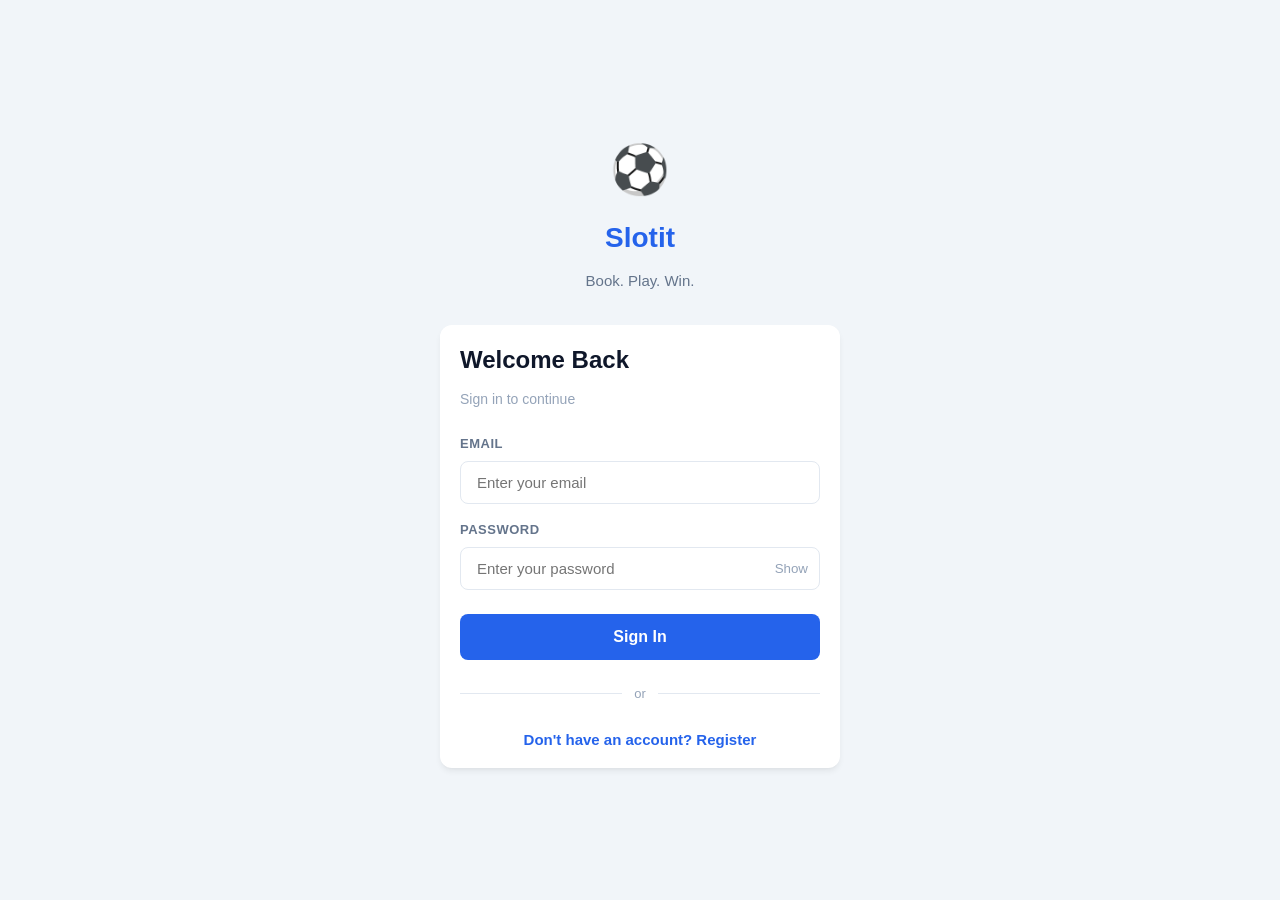
<file: src/main/webapp/index.html>
<!DOCTYPE html>
<html lang="en">
<head>
    <meta charset="UTF-8">
    <meta name="viewport" content="width=device-width, initial-scale=1.0, maximum-scale=1.0, user-scalable=no">
    <meta name="theme-color" content="#2563EB">
    <meta name="mobile-web-app-capable" content="yes">
    <meta name="apple-mobile-web-app-capable" content="yes">
    <meta name="apple-mobile-web-app-status-bar-style" content="black-translucent">
    <meta name="apple-mobile-web-app-title" content="Slotit">
    <link rel="manifest" href="manifest.json">
    <link rel="icon" type="image/svg+xml" href="icon.svg">
    <link rel="apple-touch-icon" href="icon.svg">
    <title>Slotit - Sports Venue Booking</title>
    <meta http-equiv="refresh" content="0; url=splash.html">
    <script>window.location.replace('splash.html');</script>
</head>
<body style="background:#2563EB;margin:0;"></body>
</html>
</file>
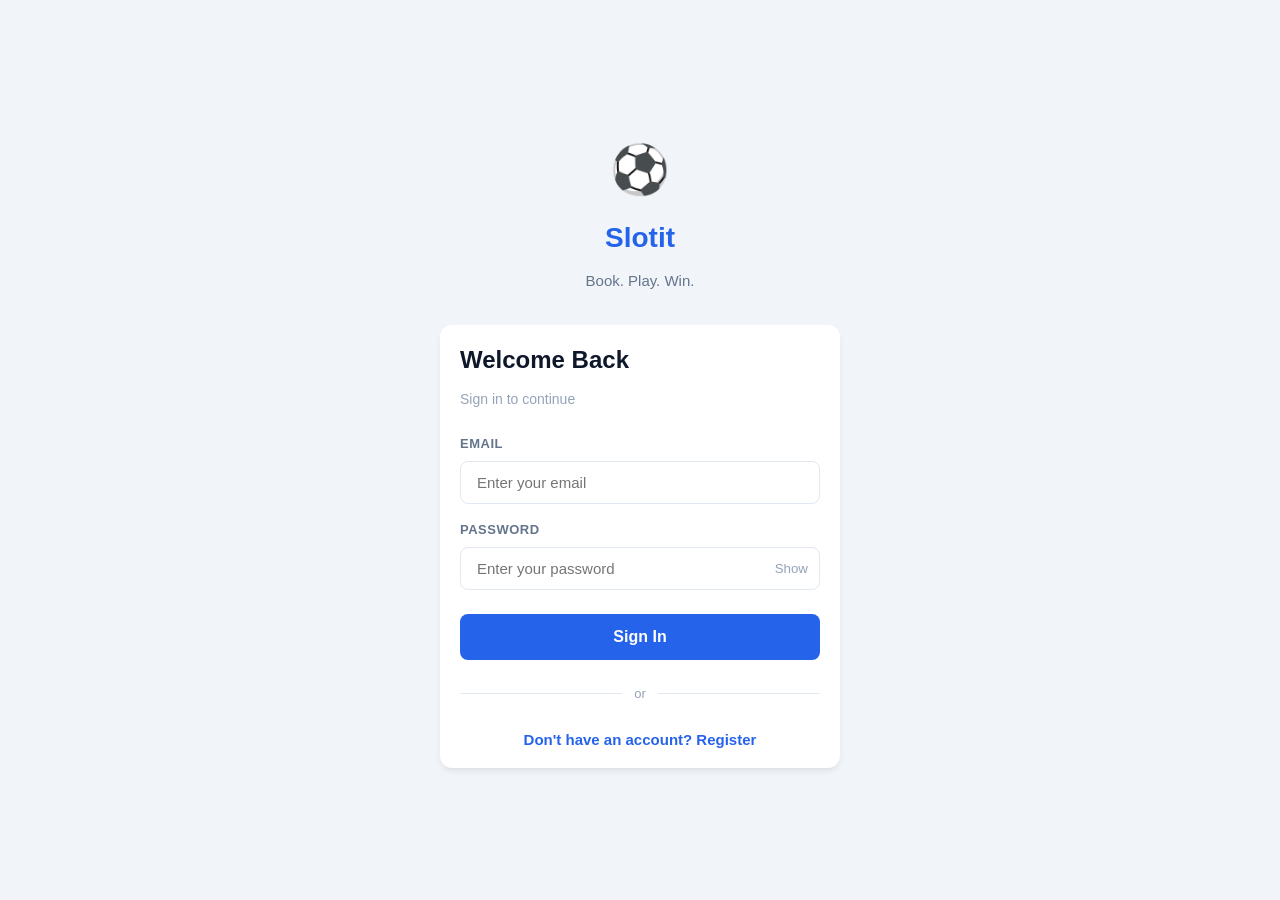
<file: src/main/webapp/checkout.html>
<!DOCTYPE html>
<html lang="en">
<head>
    <meta charset="UTF-8">
    <meta name="viewport" content="width=device-width, initial-scale=1.0">
    <title>Slotit - Checkout</title>
    <link href="https://fonts.googleapis.com/css2?family=Inter:wght@400;500;600;700;800&display=swap" rel="stylesheet">
    <link rel="stylesheet" href="css/styles.css">
    <style>
        body { margin: 0; padding: 0; font-family: 'Inter', sans-serif; background-color: var(--bg, #F1F5F9); color: var(--text-primary, #0F172A); }
        .top-bar { display: flex; align-items: center; padding: 16px 20px; background: var(--surface, #FFF); box-shadow: 0 1px 3px rgba(0,0,0,0.05); position: sticky; top: 0; z-index: 10; }
        .back-btn { color: var(--text-primary); text-decoration: none; font-size: 1.25rem; font-weight: 700; margin-right: 16px; width: 36px; height: 36px; display: flex; align-items: center; justify-content: center; border-radius: 50%; background: var(--bg); }
        .top-bar-title { font-weight: 700; font-size: 1.125rem; margin: 0; }

        .container { padding: 20px; display: flex; flex-direction: column; gap: 16px; max-width: 540px; margin: 0 auto; }
        .card { background: var(--surface, #FFF); border-radius: var(--radius-lg, 16px); padding: 20px; box-shadow: 0 2px 10px rgba(0,0,0,0.03); }

        .venue-name { font-size: 1.125rem; font-weight: 700; margin: 0 0 4px; }
        .court-name { font-size: 0.875rem; color: var(--text-secondary); margin: 0 0 16px; }

        .datetime { display: flex; align-items: center; gap: 12px; background: var(--primary-light, #DBEAFE); color: var(--primary-dark, #1D4ED8); padding: 12px 16px; border-radius: var(--radius-md); font-weight: 600; font-size: 0.875rem; margin-bottom: 12px; }
        .badges-row { display: flex; gap: 8px; flex-wrap: wrap; }
        .badge { padding: 4px 10px; border-radius: var(--radius-full); font-size: 0.75rem; font-weight: 600; }
        .badge-peak { background: var(--accent-light, #FFF7ED); color: var(--accent, #F97316); }
        .badge-weather { background: #FEF3C7; color: #D97706; }
        .badge-lock { background: #DBEAFE; color: #1D4ED8; }

        .price-row { display: flex; justify-content: space-between; margin-bottom: 12px; font-size: 0.875rem; color: var(--text-secondary); font-weight: 500; }
        .divider { height: 1px; background: var(--border, #E2E8F0); margin: 16px 0; }
        .total-row { display: flex; justify-content: space-between; font-size: 1.25rem; font-weight: 800; color: var(--text-primary); }

        .wallet-card { border: 2px solid var(--border); background: var(--surface); display: flex; align-items: center; justify-content: space-between; }
        .wallet-title { font-weight: 600; display: flex; align-items: center; gap: 8px; }
        .wallet-bal { font-weight: 700; color: var(--success, #059669); }
        .wallet-bal.insufficient { color: var(--error, #DC2626); }

        .btn-pay { width: 100%; background: var(--primary); color: white; padding: 16px; border-radius: var(--radius-md); font-size: 1.125rem; font-weight: 700; border: none; cursor: pointer; display: flex; justify-content: center; align-items: center; gap: 8px; transition: background 0.2s; font-family: inherit; }
        .btn-pay:disabled { opacity: 0.7; cursor: not-allowed; }
        .btn-pay.loading { color: transparent; position: relative; }
        .btn-pay.loading::after { content: ""; position: absolute; width: 20px; height: 20px; border: 3px solid rgba(255,255,255,0.3); border-top-color: white; border-radius: 50%; animation: spin 0.8s linear infinite; }

        .note { text-align: center; font-size: 0.75rem; color: var(--text-muted); margin-top: 8px; }

        .overlay { position: fixed; inset: 0; background: rgba(255,255,255,0.94); backdrop-filter: blur(4px); display: flex; flex-direction: column; align-items: center; justify-content: center; z-index: 100; opacity: 0; pointer-events: none; transition: opacity 0.3s; text-align: center; padding: 24px; }
        .overlay.visible { opacity: 1; pointer-events: auto; }
        .success-icon { font-size: 4rem; margin-bottom: 16px; animation: popIn 0.5s cubic-bezier(0.175, 0.885, 0.32, 1.275); }
        .success-text { font-size: 1.5rem; font-weight: 800; color: var(--success); margin-bottom: 8px; }

        @keyframes spin { to { transform: rotate(360deg); } }
        @keyframes popIn { 0% { transform: scale(0); } 100% { transform: scale(1); } }
    </style>
</head>
<body>
    <div class="top-bar">
        <a href="javascript:history.back()" class="back-btn">←</a>
        <h1 class="top-bar-title">Confirm Booking</h1>
    </div>

    <div class="container">
        <div class="card">
            <h2 class="venue-name" id="v-name">GreenPark Football Arena</h2>
            <p class="court-name" id="v-court">Turf A (7-a-side)</p>

            <div class="datetime">
                <span style="font-size: 1.25rem;">📅</span>
                <span id="v-datetime">Today • 6:00 PM – 7:00 PM</span>
            </div>

            <div class="badges-row" id="badges-container">
                <span class="badge badge-weather">☀️ Weather Verified</span>
                <span class="badge badge-lock">🔒 Row-Lock Protected</span>
            </div>
        </div>

        <div class="card">
            <div class="price-row">
                <span>Base Court Rate</span>
                <span id="p-base">₹800</span>
            </div>
            <div class="price-row" id="peak-row" style="display: none;">
                <span>🔥 HotSlot Peak Surcharge</span>
                <span id="p-peak">₹400</span>
            </div>
            <div class="divider"></div>
            <div class="total-row">
                <span>Total Payable</span>
                <span id="p-total">₹800</span>
            </div>
        </div>

        <div class="card wallet-card">
            <div class="wallet-title"><span>💰</span> Your Slotit Wallet</div>
            <div class="wallet-bal" id="wallet-bal">₹2,500</div>
        </div>

        <div>
            <button class="btn-pay" id="btn-pay">Confirm & Pay</button>
            <p class="note">ACID Transaction with Pessimistic Row-Level Locking (SELECT ... FOR UPDATE)</p>
        </div>
    </div>

    <div class="overlay" id="success-overlay">
        <div class="success-icon">✅</div>
        <div class="success-text">Booking Confirmed!</div>
        <p style="color: var(--text-secondary); font-size: 0.9rem;" id="booking-ref">Redirecting to My Bookings...</p>
    </div>

    <script src="js/app.js"></script>
    <script>
        document.addEventListener('DOMContentLoaded', () => {
            const user = getCurrentUser() || { id: 1, userId: 1, name: 'Ebin Biju Abraham', walletBalance: 2500 };
            const dataStr = localStorage.getItem('bookingSlot');
            const data = dataStr ? JSON.parse(dataStr) : {
                slotId: 2,
                venueId: 1,
                venue: 'GreenPark Football Arena',
                court: 'Turf A (7-a-side)',
                date: 'Today',
                isoDate: toISODate(new Date()),
                time: '7:00 PM – 8:00 PM',
                basePrice: 800,
                price: 1200,
                isPeak: true
            };

            let walletBalance = Number(user.walletBalance ?? 2500);

            document.getElementById('v-name').innerText = data.venue || 'GreenPark Football Arena';
            document.getElementById('v-court').innerText = data.court || 'Court A';
            document.getElementById('v-datetime').innerText = `${data.date} • ${data.time}`;

            const total = Number(data.price || 800);
            const basePrice = data.basePrice ? Number(data.basePrice) : (data.isPeak ? Math.round(total / 1.5) : total);
            const peakSurcharge = Math.max(0, total - basePrice);

            document.getElementById('p-base').innerText = `₹${basePrice.toFixed(0)}`;
            if (data.isPeak && peakSurcharge > 0) {
                document.getElementById('peak-row').style.display = 'flex';
                document.getElementById('p-peak').innerText = `+₹${peakSurcharge.toFixed(0)}`;
                const bContainer = document.getElementById('badges-container');
                const pBadge = document.createElement('span');
                pBadge.className = 'badge badge-peak';
                pBadge.innerText = '🔥 Peak Hours';
                bContainer.prepend(pBadge);
            }
            document.getElementById('p-total').innerText = `₹${total.toFixed(0)}`;
            document.getElementById('btn-pay').innerText = `Confirm & Pay ₹${total.toFixed(0)}`;

            const wBalEl = document.getElementById('wallet-bal');
            if (total > walletBalance) {
                wBalEl.innerText = `₹${walletBalance.toFixed(0)} (Insufficient)`;
                wBalEl.classList.add('insufficient');
            } else {
                wBalEl.innerText = `₹${walletBalance.toFixed(0)}`;
            }

            const saveLocalBooking = (bookingId) => {
                const list = getLocalStore('slotit_local_bookings', []);
                list.unshift({
                    bookingId: bookingId || Math.floor(1000 + Math.random() * 9000),
                    slotId: data.slotId,
                    venueName: data.venue,
                    courtName: data.court,
                    sportType: 'sports',
                    slotDate: data.isoDate || data.date,
                    startTime: (data.time || '18:00').split('–')[0].trim(),
                    amountPaid: total,
                    paymentStatus: 'completed'
                });
                setLocalStore('slotit_local_bookings', list);

                const bookedSlots = getLocalStore('slotit_booked_slots', []);
                if (data.slotId && !bookedSlots.includes(data.slotId)) {
                    bookedSlots.push(data.slotId);
                    setLocalStore('slotit_booked_slots', bookedSlots);
                }
            };

            document.getElementById('btn-pay').addEventListener('click', async function () {
                if (total > walletBalance) {
                    showToast('Insufficient wallet balance! Add money in Profile.', 'error');
                    return;
                }

                this.classList.add('loading');
                this.disabled = true;

                try {
                    const resp = await apiCall('/bookings', 'POST', {
                        slot_id: data.slotId || 2,
                        user_id: user.userId || user.id || 1
                    });
                    user.walletBalance = resp && resp.newWalletBalance != null
                        ? Number(resp.newWalletBalance)
                        : Math.max(0, walletBalance - total);
                    user.streakCount = Number(user.streakCount || 0) + 1;
                    user.totalBookings = Number(user.totalBookings || 0) + 1;
                    setCurrentUser(user);
                    saveLocalBooking(resp && resp.bookingId);
                    if (resp && resp.bookingId) {
                        document.getElementById('booking-ref').textContent = `Booking #${resp.bookingId} confirmed!`;
                    }
                    document.getElementById('success-overlay').classList.add('visible');
                    setTimeout(() => {
                        window.location.href = 'my-bookings.html';
                    }, 1400);
                } catch (err) {
                    if (err.isNetwork) {
                        user.walletBalance = Math.max(0, walletBalance - total);
                        user.streakCount = Number(user.streakCount || 0) + 1;
                        user.totalBookings = Number(user.totalBookings || 0) + 1;
                        setCurrentUser(user);
                        saveLocalBooking();
                        document.getElementById('success-overlay').classList.add('visible');
                        setTimeout(() => {
                            window.location.href = 'my-bookings.html';
                        }, 1400);
                        return;
                    }
                    this.classList.remove('loading');
                    this.disabled = false;
                    showToast(err.message || 'This slot was just booked by someone else!', 'error');
                }
            });
        });
    </script>
</body>
</html>
</file>
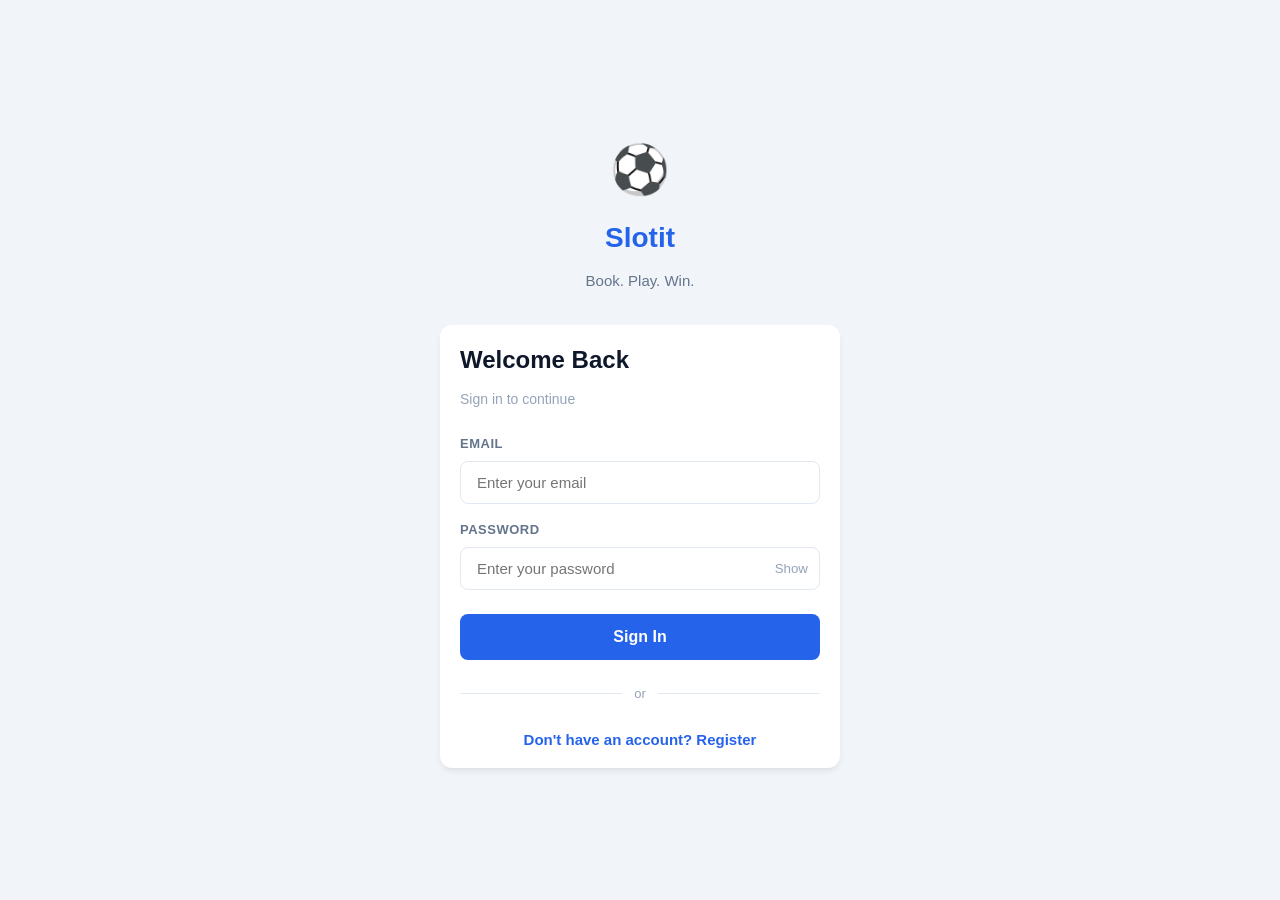
<file: src/main/webapp/home.html>
<!DOCTYPE html>
<html lang="en">
<head>
    <meta charset="UTF-8">
    <meta name="viewport" content="width=device-width, initial-scale=1.0, maximum-scale=1.0, user-scalable=no">
    <meta name="theme-color" content="#2563EB">
    <meta name="mobile-web-app-capable" content="yes">
    <meta name="apple-mobile-web-app-capable" content="yes">
    <meta name="apple-mobile-web-app-status-bar-style" content="black-translucent">
    <meta name="apple-mobile-web-app-title" content="Slotit">
    <link rel="manifest" href="manifest.json">
    <link rel="icon" type="image/svg+xml" href="icon.svg">
    <link rel="apple-touch-icon" href="icon.svg">
    <title>Slotit</title>
    <link href="https://fonts.googleapis.com/css2?family=Inter:wght@400;500;600;700;800&display=swap" rel="stylesheet">
    <link rel="stylesheet" href="css/styles.css">
    <style>
        body { margin: 0; padding: 0; font-family: 'Inter', sans-serif; background-color: var(--bg, #F1F5F9); color: var(--text-primary, #0F172A); padding-bottom: var(--nav-height, 68px); }
        .greeting-bar { display: flex; justify-content: space-between; align-items: center; padding: 16px 20px; background: var(--surface, #FFF); position: sticky; top: 0; z-index: 10; box-shadow: 0 1px 3px rgba(0,0,0,0.05); }
        .greeting-text { font-size: 1.25rem; font-weight: 700; margin: 0; }
        .location { font-size: 0.875rem; color: var(--text-secondary, #64748B); display: flex; align-items: center; gap: 4px; }
        .bell-icon { font-size: 1.25rem; }
        .search-container { padding: 16px 20px; background: var(--surface, #FFF); }
        .search-input { width: 100%; padding: 12px 16px; border-radius: var(--radius-full, 9999px); border: 1px solid var(--border, #E2E8F0); background: var(--bg, #F1F5F9); outline: none; font-family: inherit; font-size: 1rem; box-sizing: border-box; }
        .search-input:focus { border-color: var(--primary, #2563EB); }
        .filters { display: flex; gap: 8px; overflow-x: auto; padding: 0 20px 16px; background: var(--surface, #FFF); scrollbar-width: none; }
        .filters::-webkit-scrollbar { display: none; }
        .chip { padding: 8px 16px; border-radius: var(--radius-full, 9999px); background: var(--bg, #F1F5F9); color: var(--text-secondary, #64748B); white-space: nowrap; font-weight: 500; border: none; cursor: pointer; font-family: inherit; }
        .chip.active { background: var(--primary, #2563EB); color: white; }
        .section-header { display: flex; justify-content: space-between; align-items: center; padding: 20px 20px 12px; }
        .section-title { font-size: 1.125rem; font-weight: 700; margin: 0; }
        .see-all { color: var(--primary, #2563EB); text-decoration: none; font-size: 0.875rem; font-weight: 600; }
        .venues-grid { padding: 0 20px; display: grid; gap: 16px; grid-template-columns: 1fr; }
        @media (min-width: 768px) { .venues-grid { grid-template-columns: repeat(auto-fill, minmax(300px, 1fr)); } }
        .venue-card { background: var(--surface, #FFF); border-radius: var(--radius-lg, 16px); overflow: hidden; box-shadow: 0 2px 10px rgba(0,0,0,0.05); text-decoration: none; color: inherit; display: flex; flex-direction: column; transition: transform 0.2s; animation: fadeUp 0.5s ease-out forwards; opacity: 0; transform: translateY(10px); }
        .venue-card:hover { transform: translateY(-2px); box-shadow: 0 4px 15px rgba(0,0,0,0.1); }
        .venue-header { height: 100px; display: flex; align-items: center; justify-content: center; font-size: 3rem; position: relative; }
        .venue-header.football { background: linear-gradient(135deg, #10B981, #059669); }
        .venue-header.cricket { background: linear-gradient(135deg, #F59E0B, #D97706); }
        .venue-header.badminton { background: linear-gradient(135deg, #3B82F6, #2563EB); }
        .venue-header.tennis { background: linear-gradient(135deg, #EAB308, #CA8A04); }
        .venue-header.basketball { background: linear-gradient(135deg, #F97316, #EA580C); }
        .sport-badge { position: absolute; top: 12px; left: 12px; background: rgba(255,255,255,0.9); padding: 4px 8px; border-radius: var(--radius-sm, 8px); font-size: 0.75rem; font-weight: 700; color: var(--text-primary); text-transform: uppercase; }
        .venue-info { padding: 16px; flex-grow: 1; display: flex; flex-direction: column; }
        .venue-name { font-size: 1rem; font-weight: 700; margin: 0 0 4px; }
        .venue-loc { font-size: 0.875rem; color: var(--text-secondary); margin: 0 0 12px; display: flex; justify-content: space-between; }
        .venue-meta { display: flex; justify-content: space-between; align-items: center; margin-bottom: 12px; }
        .rating { display: flex; align-items: center; gap: 4px; font-size: 0.875rem; font-weight: 600; }
        .rating-star { color: #FBBF24; }
        .price { color: var(--accent, #F97316); font-weight: 700; font-size: 1rem; }
        .tags { display: flex; gap: 8px; margin-bottom: 16px; }
        .tag { background: var(--bg); padding: 4px 8px; border-radius: 4px; font-size: 0.75rem; font-weight: 600; color: var(--text-secondary); }
        .book-btn { width: 100%; background: var(--primary, #2563EB); color: white; border: none; padding: 10px; border-radius: var(--radius-md, 12px); font-weight: 600; font-family: inherit; cursor: pointer; text-align: center; }
        .city-bar { display: none; gap: 8px; overflow-x: auto; padding: 10px 20px; background: var(--primary-light, #DBEAFE); border-bottom: 1px solid var(--border); scrollbar-width: none; align-items: center; }
        .city-bar.open { display: flex; }
        .city-chip { padding: 6px 14px; border-radius: 9999px; background: white; color: var(--text-primary); font-size: 0.8rem; font-weight: 600; border: 1px solid var(--border); cursor: pointer; white-space: nowrap; }
        .city-chip.active { background: var(--primary, #2563EB); color: white; border-color: var(--primary, #2563EB); }
        @keyframes fadeUp { to { opacity: 1; transform: translateY(0); } }
    </style>
</head>
<body>
    <div class="greeting-bar">
        <div>
            <h1 class="greeting-text" id="greeting">Hey, Player 👋</h1>
            <div class="location" id="location-toggle" style="cursor:pointer; user-select:none;" title="Tap to switch city">
                <span id="location-label">📍 Kollam, Kerala</span>
                <span style="font-size:0.75rem; color:var(--primary); font-weight:700; margin-left:4px;">Change ▾</span>
            </div>
        </div>
        <a href="location.html" class="bell-icon" style="text-decoration:none;" title="Change Location">📍</a>
    </div>

    <div class="city-bar" id="city-bar">
        <span style="font-size:0.75rem; font-weight:700; color:var(--primary-dark);">City:</span>
        <button class="city-chip" data-city="Kollam">Kollam</button>
        <button class="city-chip" data-city="Kochi">Kochi</button>
        <button class="city-chip" data-city="Trivandrum">Trivandrum</button>
        <button class="city-chip" data-city="Calicut">Calicut</button>
        <button class="city-chip" data-city="All">All Cities</button>
    </div>
    
    <div class="search-container">
        <input type="text" class="search-input" placeholder="🔍 Search venues, sports, or city...">
    </div>
    
    <div class="filters" id="sport-filters">
        <button class="chip active" data-sport="All">All</button>
        <button class="chip" data-sport="Football">⚽ Football</button>
        <button class="chip" data-sport="Cricket">🏏 Cricket</button>
        <button class="chip" data-sport="Badminton">🏸 Badminton</button>
        <button class="chip" data-sport="Tennis">🎾 Tennis</button>
        <button class="chip" data-sport="Basketball">🏀 Basketball</button>
    </div>
    
    <div class="section-header">
        <h2 class="section-title" id="venues-heading">Nearby Venues</h2>
        <a href="#" class="see-all" id="see-all-link">All Cities →</a>
    </div>
    
    <div class="venues-grid" id="venues-list">
        <!-- Generated by JS -->
    </div>
    
    <nav class="bottom-nav">
        <a href="home.html" class="nav-item active"><span class="nav-icon">🏠</span><span>Home</span></a>
        <a href="venue-detail.html" class="nav-item"><span class="nav-icon">🔍</span><span>Explore</span></a>
        <a href="my-bookings.html" class="nav-item"><span class="nav-icon">📋</span><span>Bookings</span></a>
        <a href="squad-finder.html" class="nav-item"><span class="nav-icon">👥</span><span>Squad</span></a>
        <a href="profile.html" class="nav-item"><span class="nav-icon">👤</span><span>Profile</span></a>
    </nav>
    
    <script src="js/app.js"></script>
    <script>
        document.addEventListener('DOMContentLoaded', async () => {
            const user = getCurrentUser();
            const userName = (user && user.name) ? user.name.split(' ')[0] : 'Player';
            document.getElementById('greeting').innerText = `Hey, ${userName} 👋`;

            const SPORT_EMOJI = { football: '⚽', cricket: '🏏', badminton: '🏸', tennis: '🎾', basketball: '🏀' };

            const mapVenue = (v) => {
                const sportRaw = (v.sportType || v.sport || 'Football').toString();
                const key = sportRaw.toLowerCase().split(/[,\s/]/)[0];
                const sport = key.charAt(0).toUpperCase() + key.slice(1);
                const price = v.minPrice ?? v.hourlyRate ?? v.price ?? 600;
                return {
                    id: v.venueId ?? v.id,
                    name: v.name,
                    sport,
                    emoji: SPORT_EMOJI[key] || '🏟️',
                    typeClass: SPORT_EMOJI[key] ? key : 'football',
                    dist: v.distance ? formatDistance(v.distance) : (v.dist || ''),
                    rating: Number(v.rating || 4.6).toFixed(1),
                    revs: v.totalRatings ?? v.revs ?? 60,
                    price: price,
                    indoor: v.isOutdoor === false || v.outdoor === false || v.indoor === true,
                    city: v.city || 'Kollam',
                    address: v.address || v.city || 'Kollam'
                };
            };

            const catalogVenues = (window.SLOTIT_VENUES || []).map(mapVenue);
            let allVenues = [...catalogVenues];

            // Determine current city from localStorage ('slotit_location')
            let loc = null;
            try { loc = JSON.parse(localStorage.getItem('slotit_location')); } catch (e) {}

            // Map GPS coordinates to nearest Kerala city if GPS was used
            const detectNearestCity = (lat, lng) => {
                const cities = [
                    { name: 'Kollam', lat: 8.8932, lng: 76.6141 },
                    { name: 'Kochi', lat: 9.9312, lng: 76.2673 },
                    { name: 'Trivandrum', lat: 8.5241, lng: 76.9366 },
                    { name: 'Calicut', lat: 11.2588, lng: 75.7804 }
                ];
                let best = 'Kollam', minD = Infinity;
                cities.forEach(c => {
                    const d = Math.hypot(lat - c.lat, lng - c.lng);
                    if (d < minD) { minD = d; best = c.name; }
                });
                return best;
            };

            let currentCity = 'Kollam';
            if (loc && loc.type === 'city' && loc.name) {
                currentCity = loc.name;
            } else if (loc && loc.type === 'gps' && loc.lat != null) {
                currentCity = detectNearestCity(loc.lat, loc.lng);
            }

            let currentSport = 'All';
            let searchTerm = '';
            const venuesList = document.getElementById('venues-list');
            const locationLabel = document.getElementById('location-label');
            const venuesHeading = document.getElementById('venues-heading');
            const cityBar = document.getElementById('city-bar');

            const updateCityUI = () => {
                if (currentCity === 'All') {
                    locationLabel.textContent = '📍 All Kerala Cities';
                    venuesHeading.textContent = 'All Kerala Venues';
                } else {
                    locationLabel.textContent = `📍 ${currentCity}, Kerala`;
                    venuesHeading.textContent = `Turfs in ${currentCity}`;
                }
                document.querySelectorAll('.city-chip').forEach(btn => {
                    btn.classList.toggle('active', btn.dataset.city.toLowerCase() === currentCity.toLowerCase());
                });
            };

            const renderVenues = () => {
                updateCityUI();
                venuesList.innerHTML = '';
                const filtered = allVenues.filter(v => {
                    const matchCity = currentCity === 'All' || (v.city && v.city.toLowerCase() === currentCity.toLowerCase());
                    const matchSport = currentSport === 'All' || v.sport === currentSport;
                    const matchSearch = !searchTerm ||
                        v.name.toLowerCase().includes(searchTerm) ||
                        v.sport.toLowerCase().includes(searchTerm) ||
                        (v.address && v.address.toLowerCase().includes(searchTerm)) ||
                        (v.city && v.city.toLowerCase().includes(searchTerm));
                    return matchCity && matchSport && matchSearch;
                });

                if (!filtered.length) {
                    venuesList.innerHTML = `<p style="color:var(--text-secondary);text-align:center;padding:24px;">No ${currentSport !== 'All' ? currentSport : ''} turfs found in ${currentCity}.</p>`;
                    return;
                }

                filtered.forEach((v) => {
                    const card = document.createElement('a');
                    card.href = `venue-detail.html?id=${v.id}`;
                    card.className = 'venue-card';
                    card.style.opacity = '1';
                    card.style.transform = 'none';
                    card.innerHTML = `
                        <div class="venue-header ${v.typeClass}">
                            <div class="sport-badge">${v.sport}</div>
                            ${v.emoji}
                        </div>
                        <div class="venue-info">
                            <h3 class="venue-name">${v.name}</h3>
                            <div class="venue-loc"><span>📍 ${v.address}</span> <span>${v.dist}</span></div>
                            <div class="venue-meta">
                                <div class="rating"><span class="rating-star">⭐</span> ${v.rating} <span style="color:var(--text-muted);font-weight:400">(${v.revs})</span></div>
                                <div class="price">₹${v.price}/hr</div>
                            </div>
                            <div class="tags">
                                <span class="tag">${v.indoor ? '🌿 Indoor' : '☀️ Outdoor'}</span>
                            </div>
                            <button class="book-btn">Book Now →</button>
                        </div>
                    `;
                    venuesList.appendChild(card);
                });
            };

            // Render immediately (0ms)
            renderVenues();

            // Toggle city selector bar when clicking the top location text
            document.getElementById('location-toggle').addEventListener('click', () => {
                cityBar.classList.toggle('open');
            });

            // City chip click handler
            document.querySelectorAll('.city-chip').forEach(btn => {
                btn.addEventListener('click', () => {
                    currentCity = btn.dataset.city;
                    if (currentCity !== 'All') {
                        localStorage.setItem('slotit_location', JSON.stringify({ type: 'city', name: currentCity }));
                    }
                    renderVenues();
                });
            });

            // Fetch from backend API and merge with catalog so all 4 cities always have their distinct turfs
            try {
                let apiList = asList(await apiCall('/venues'), 'venues').map(mapVenue);
                if (apiList.length) {
                    const byId = new Map(catalogVenues.map(v => [v.id, v]));
                    apiList.forEach(v => byId.set(v.id, { ...(byId.get(v.id) || {}), ...v }));
                    allVenues = Array.from(byId.values());
                    renderVenues();
                }
            } catch (err) {
                notifyOffline();
            }

            document.querySelectorAll('.chip').forEach(chip => {
                chip.addEventListener('click', (e) => {
                    document.querySelectorAll('.chip').forEach(c => c.classList.remove('active'));
                    e.currentTarget.classList.add('active');
                    currentSport = e.currentTarget.dataset.sport;
                    renderVenues();
                });
            });

            document.querySelector('.search-input').addEventListener('input', (e) => {
                searchTerm = e.target.value.trim().toLowerCase();
                renderVenues();
            });

            document.getElementById('see-all-link').addEventListener('click', (e) => {
                e.preventDefault();
                currentCity = currentCity === 'All' ? ((loc && loc.name) || 'Kollam') : 'All';
                document.getElementById('see-all-link').textContent = currentCity === 'All' ? `Show ${loc && loc.name ? loc.name : 'Kollam'} →` : 'All Cities →';
                renderVenues();
            });
        });
    </script>
</body>
</html>
</file>
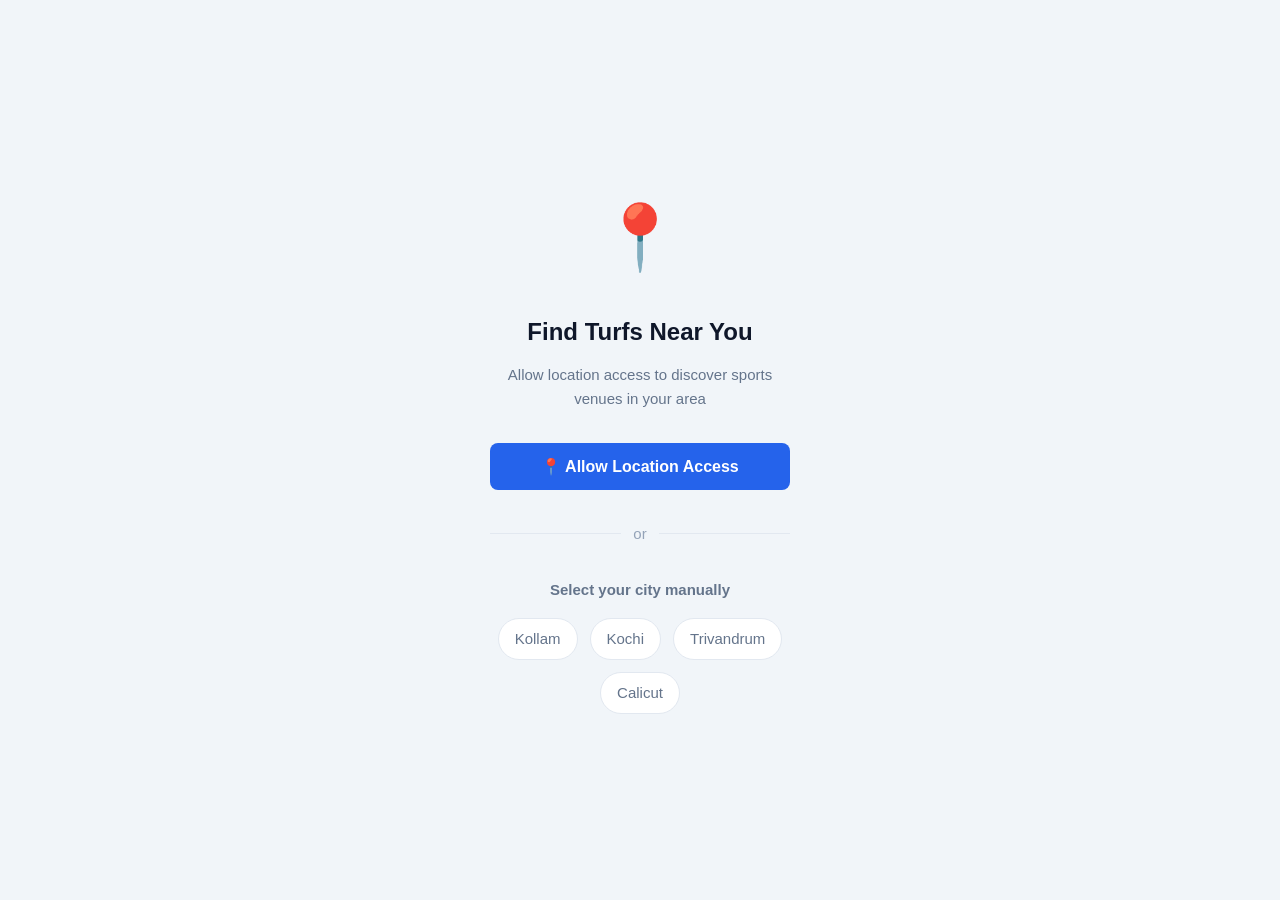
<file: src/main/webapp/location.html>
<!DOCTYPE html>
<html lang="en">
<head>
    <meta charset="UTF-8">
    <meta name="viewport" content="width=device-width, initial-scale=1.0">
    <title>Slotit - Location</title>
    <link rel="stylesheet" href="css/styles.css">
    <style>
        .loc-wrapper {
            display: flex;
            flex-direction: column;
            align-items: center;
            justify-content: center;
            min-height: 100vh;
            padding: 24px;
            text-align: center;
        }
        .loc-icon {
            font-size: 64px;
            margin-bottom: 24px;
            animation: bounce 2s infinite;
        }
        @keyframes bounce {
            0%, 20%, 50%, 80%, 100% { transform: translateY(0); }
            40% { transform: translateY(-20px); }
            60% { transform: translateY(-10px); }
        }
        .loc-title {
            font-size: 24px;
            font-weight: 800;
            margin-bottom: 12px;
        }
        .loc-subtitle {
            color: var(--text-secondary);
            margin-bottom: 32px;
            max-width: 300px;
        }
        .divider {
            display: flex;
            align-items: center;
            text-align: center;
            color: var(--text-muted);
            margin: 32px 0;
            width: 100%;
            max-width: 300px;
        }
        .divider::before, .divider::after {
            content: '';
            flex: 1;
            border-bottom: 1px solid var(--border);
        }
        .divider::before { margin-right: 12px; }
        .divider::after { margin-left: 12px; }
        
        .city-pills {
            display: flex;
            flex-wrap: wrap;
            gap: 12px;
            justify-content: center;
            max-width: 300px;
        }
        .city-pill {
            padding: 8px 16px;
            border-radius: var(--radius-full);
            background: white;
            border: 1.5px solid var(--border);
            font-weight: 500;
            color: var(--text-secondary);
            cursor: pointer;
            transition: all 0.2s;
        }
        .city-pill:hover {
            border-color: var(--primary);
            color: var(--primary);
            background: var(--primary-light);
        }
    </style>
</head>
<body>
    <div class="loc-wrapper animate-in">
        <div class="loc-icon">📍</div>
        <h1 class="loc-title">Find Turfs Near You</h1>
        <p class="loc-subtitle">Allow location access to discover sports venues in your area</p>

        <button onclick="requestLocation()" class="btn btn-primary btn-block btn-lg" style="max-width: 300px;">
            📍 Allow Location Access
        </button>

        <div class="divider">or</div>
        
        <p class="mb-16 fw-600 text-secondary">Select your city manually</p>
        
        <div class="city-pills">
            <div class="city-pill" onclick="selectCity('Kollam')">Kollam</div>
            <div class="city-pill" onclick="selectCity('Kochi')">Kochi</div>
            <div class="city-pill" onclick="selectCity('Trivandrum')">Trivandrum</div>
            <div class="city-pill" onclick="selectCity('Calicut')">Calicut</div>
        </div>
    </div>

    <script src="js/app.js"></script>
    <script>
        function requestLocation() {
            if (navigator.geolocation) {
                navigator.geolocation.getCurrentPosition(
                    (position) => {
                        const loc = {
                            lat: position.coords.latitude,
                            lng: position.coords.longitude,
                            type: 'gps'
                        };
                        localStorage.setItem('slotit_location', JSON.stringify(loc));
                        showToast('Location updated', 'success');
                        setTimeout(() => window.location.href = 'home.html', 1000);
                    },
                    (error) => {
                        showToast('Location access denied. Please select a city.', 'error');
                    }
                );
            } else {
                showToast('Geolocation not supported by browser', 'error');
            }
        }

        function selectCity(cityName) {
            const cityData = {
                type: 'city',
                name: cityName
            };
            localStorage.setItem('slotit_location', JSON.stringify(cityData));
            showToast(`City set to ${cityName}`, 'success');
            setTimeout(() => window.location.href = 'home.html', 1000);
        }
    </script>
</body>
</html>
</file>
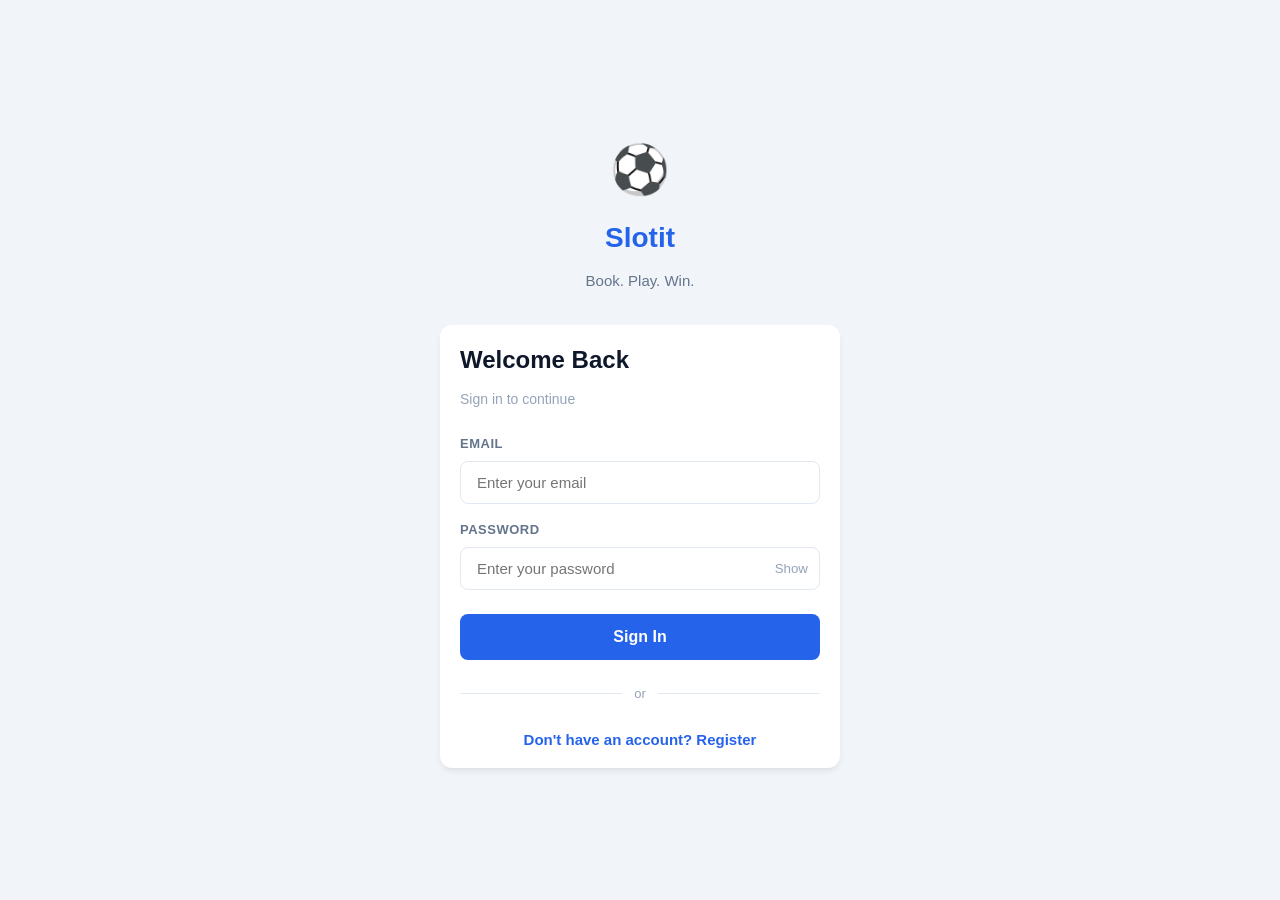
<file: src/main/webapp/login.html>
<!DOCTYPE html>
<html lang="en">
<head>
    <meta charset="UTF-8">
    <meta name="viewport" content="width=device-width, initial-scale=1.0, maximum-scale=1.0, user-scalable=no">
    <meta name="theme-color" content="#2563EB">
    <meta name="mobile-web-app-capable" content="yes">
    <meta name="apple-mobile-web-app-capable" content="yes">
    <meta name="apple-mobile-web-app-status-bar-style" content="black-translucent">
    <meta name="apple-mobile-web-app-title" content="Slotit">
    <link rel="manifest" href="manifest.json">
    <link rel="icon" type="image/svg+xml" href="icon.svg">
    <link rel="apple-touch-icon" href="icon.svg">
    <title>Slotit</title>
    <link rel="stylesheet" href="css/styles.css">
    <style>
        .login-wrapper {
            display: flex;
            flex-direction: column;
            align-items: center;
            justify-content: center;
            min-height: 100vh;
            padding: 24px;
        }
        .login-header {
            text-align: center;
            margin-bottom: 32px;
        }
        .login-logo {
            font-size: 48px;
            margin-bottom: 8px;
        }
        .login-title {
            font-size: 28px;
            font-weight: 800;
            color: var(--primary);
        }
        .auth-card {
            width: 100%;
            max-width: 400px;
        }
        .auth-title {
            font-size: 24px;
            font-weight: 700;
            margin-bottom: 8px;
        }
        .auth-subtitle {
            color: var(--text-muted);
            margin-bottom: 24px;
            font-size: 14px;
        }
        .divider {
            display: flex;
            align-items: center;
            text-align: center;
            color: var(--text-muted);
            margin: 24px 0;
            font-size: 13px;
        }
        .divider::before, .divider::after {
            content: '';
            flex: 1;
            border-bottom: 1px solid var(--border);
        }
        .divider::before { margin-right: 12px; }
        .divider::after { margin-left: 12px; }
        .password-input {
            position: relative;
        }
        .toggle-password {
            position: absolute;
            right: 12px;
            top: 50%;
            transform: translateY(-50%);
            background: none;
            border: none;
            cursor: pointer;
            color: var(--text-muted);
        }
    </style>
</head>
<body>
    <div class="login-wrapper">
        <div class="login-header animate-in">
            <div class="login-logo">⚽</div>
            <div class="login-title">Slotit</div>
            <p class="text-secondary mt-8">Book. Play. Win.</p>
        </div>

        <div class="card auth-card animate-in" style="animation-delay: 0.1s;">
            <h1 class="auth-title">Welcome Back</h1>
            <p class="auth-subtitle">Sign in to continue</p>

            <form id="loginForm">
                <div class="input-group">
                    <label for="email">Email</label>
                    <input type="email" id="email" class="input-field" placeholder="Enter your email" required>
                </div>
                <div class="input-group">
                    <label for="password">Password</label>
                    <div class="password-input">
                        <input type="password" id="password" class="input-field" placeholder="Enter your password" required>
                        <button type="button" class="toggle-password" onclick="togglePassword()">Show</button>
                    </div>
                </div>
                
                <button type="submit" class="btn btn-primary btn-block btn-lg mt-24">Sign In</button>
            </form>

            <div class="divider">or</div>

            <div class="text-center">
                <a href="register.html" style="color: var(--primary); font-weight: 600; text-decoration: none;">Don't have an account? Register</a>
            </div>
        </div>
    </div>

    <script src="js/app.js"></script>
    <script>
        function togglePassword() {
            const pwd = document.getElementById('password');
            const btn = document.querySelector('.toggle-password');
            if (pwd.type === 'password') {
                pwd.type = 'text';
                btn.textContent = 'Hide';
            } else {
                pwd.type = 'password';
                btn.textContent = 'Show';
            }
        }

        document.getElementById('loginForm').addEventListener('submit', async (e) => {
            e.preventDefault();
            const email = document.getElementById('email').value;
            const password = document.getElementById('password').value;

            // Redirect owners to their dashboard, players to location picker
            const goNext = (user) => {
                window.location.href = (user.role === 'owner' || user.role === 'admin')
                    ? 'owner-dashboard.html' : 'location.html';
            };

            try {
                const response = await apiCall('/auth/login', 'POST', { email, password });
                const user = normalizeUser(response.user || response);
                setCurrentUser(user);
                if (response.token) localStorage.setItem('slotit_token', response.token);
                showToast(`Welcome back, ${user.name}!`, 'success');
                setTimeout(() => goNext(user), 600);
            } catch (err) {
                if (!err.isNetwork) {
                    // Wrong credentials / validation error from the server
                    showToast(err.message || 'Invalid credentials', 'error');
                    return;
                }
                // Server unreachable -> offline demo login
                const isOwner = email.toLowerCase().includes('owner');
                const mockUser = {id: isOwner ? 2 : 1, name: isOwner ? 'Venue Owner' : 'Ebin', email,
                    role: isOwner ? 'owner' : 'player', walletBalance: 2500, badge: 'gold', streakCount: 5};
                setCurrentUser(mockUser);
                localStorage.setItem('slotit_token', 'mock_token_123');
                showToast('Offline demo data – logged in (Mock)', 'info');
                setTimeout(() => goNext(normalizeUser(mockUser)), 1000);
            }
        });
    </script>
</body>
</html>
</file>
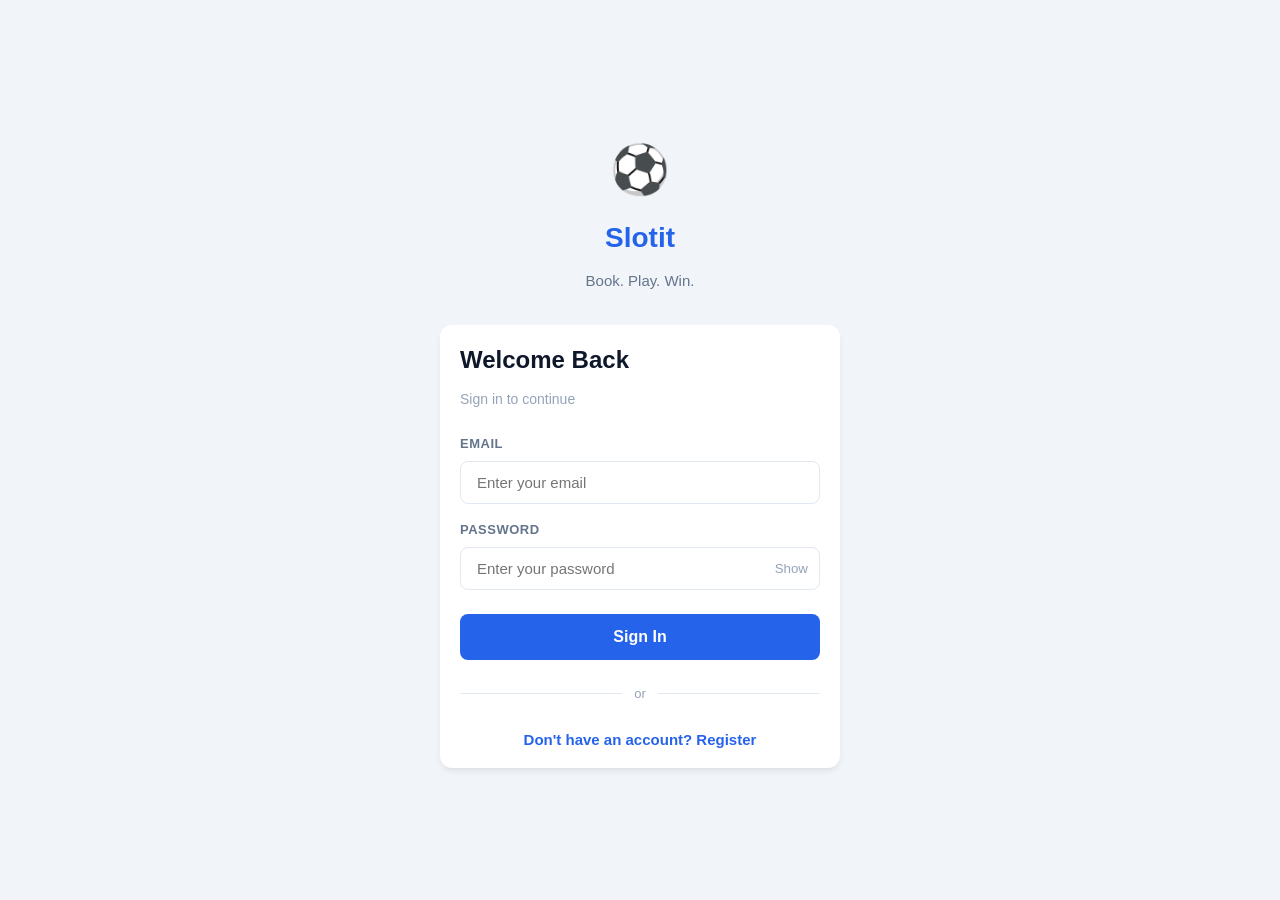
<file: src/main/webapp/my-bookings.html>
<!DOCTYPE html>
<html lang="en">
<head>
    <meta charset="UTF-8">
    <meta name="viewport" content="width=device-width, initial-scale=1.0">
    <title>Slotit - My Bookings</title>
    <link href="https://fonts.googleapis.com/css2?family=Inter:wght@400;500;600;700;800&display=swap" rel="stylesheet">
    <link rel="stylesheet" href="css/styles.css">
    <style>
        body { margin: 0; padding: 0; font-family: 'Inter', sans-serif; background-color: var(--bg, #F1F5F9); color: var(--text-primary, #0F172A); padding-bottom: calc(var(--nav-height, 68px) + 20px); }
        .top-bar { padding: 16px 20px; background: var(--surface, #FFF); position: sticky; top: 0; z-index: 10; box-shadow: 0 1px 3px rgba(0,0,0,0.05); }
        .top-bar-title { font-weight: 800; font-size: 1.5rem; margin: 0; }

        .tabs { display: flex; padding: 16px 20px 0; gap: 8px; background: var(--surface); border-bottom: 1px solid var(--border); }
        .tab { padding: 10px 20px; font-weight: 600; font-size: 0.875rem; color: var(--text-secondary); cursor: pointer; border-bottom: 2px solid transparent; }
        .tab.active { color: var(--primary, #2563EB); border-bottom-color: var(--primary); }

        .bookings-list { padding: 20px; display: flex; flex-direction: column; gap: 16px; }
        .booking-card { background: var(--surface); border-radius: var(--radius-md); padding: 16px; display: flex; flex-direction: column; gap: 12px; box-shadow: 0 2px 8px rgba(0,0,0,0.04); border-left: 4px solid; transition: opacity 0.3s, transform 0.3s; }
        .booking-card.confirmed { border-left-color: var(--success, #059669); }
        .booking-card.pending { border-left-color: var(--warning, #D97706); }
        .booking-card.past { border-left-color: var(--text-muted, #94A3B8); opacity: 0.88; }
        .booking-card.removing { opacity: 0; transform: translateX(20px); }

        .b-header { display: flex; justify-content: space-between; align-items: flex-start; }
        .b-title { font-weight: 700; font-size: 1rem; margin: 0 0 4px; }
        .b-subtitle { font-size: 0.75rem; color: var(--text-secondary); font-weight: 500; text-transform: capitalize; }

        .badge { padding: 4px 8px; border-radius: var(--radius-sm); font-size: 0.75rem; font-weight: 700; text-transform: capitalize; }
        .badge-success { background: var(--success-light, #D1FAE5); color: var(--success, #059669); }
        .badge-warning { background: var(--warning-light, #FEF3C7); color: var(--warning, #D97706); }
        .badge-primary { background: var(--primary-light, #DBEAFE); color: var(--primary, #2563EB); }

        .b-details { background: var(--bg); padding: 12px; border-radius: var(--radius-sm); display: flex; justify-content: space-between; align-items: center; font-size: 0.875rem; font-weight: 600; }

        .b-actions { display: flex; justify-content: flex-end; gap: 8px; margin-top: 4px; }
        .btn-sm { padding: 8px 16px; border-radius: var(--radius-sm); font-size: 0.75rem; font-weight: 600; cursor: pointer; border: none; font-family: inherit; }
        .btn-danger { background: var(--error-light, #FEE2E2); color: var(--error, #DC2626); }
        .btn-outline { background: transparent; border: 1px solid var(--border); color: var(--text-primary); }

        .empty-state { padding: 40px 20px; text-align: center; color: var(--text-secondary); display: none; }
        .empty-state h3 { color: var(--text-primary); margin: 16px 0 8px; }
        .empty-state a { color: var(--primary); font-weight: 600; text-decoration: none; display: inline-block; margin-top: 16px; }

        .modal { display: none; position: fixed; inset: 0; background: rgba(0,0,0,0.5); z-index: 1000; align-items: center; justify-content: center; }
        .modal.active { display: flex; }
        .modal-content { background: var(--surface); padding: 24px; border-radius: var(--radius-lg); width: 90%; max-width: 360px; text-align: center; }
        .stars { font-size: 2rem; display: flex; justify-content: center; gap: 8px; margin: 16px 0; cursor: pointer; }
    </style>
</head>
<body>
    <div class="top-bar">
        <h1 class="top-bar-title">My Bookings</h1>
    </div>

    <div class="tabs">
        <div class="tab active" data-target="upcoming">Upcoming</div>
        <div class="tab" data-target="past">Past & Refunded</div>
    </div>

    <div class="bookings-list" id="upcoming-list"></div>
    <div class="bookings-list" id="past-list" style="display: none;"></div>

    <div class="empty-state" id="empty-state">
        <div style="font-size: 4rem;">📋</div>
        <h3>No bookings found</h3>
        <p>You haven't made any bookings in this category yet.</p>
        <a href="home.html">Find a Venue →</a>
    </div>

    <!-- Star Rating Modal -->
    <div class="modal" id="rate-modal">
        <div class="modal-content">
            <h3 style="margin:0 0 6px;">Rate <span id="rate-venue-name">Venue</span></h3>
            <p class="text-sm text-secondary">Tap stars to rate your turf experience</p>
            <div class="stars" id="star-row">
                <span data-star="1">⭐</span>
                <span data-star="2">⭐</span>
                <span data-star="3">⭐</span>
                <span data-star="4">⭐</span>
                <span data-star="5">⭐</span>
            </div>
            <button class="btn btn-primary btn-block" onclick="submitRating()">Submit Rating</button>
        </div>
    </div>

    <nav class="bottom-nav">
        <a href="home.html" class="nav-item"><span class="nav-icon">🏠</span><span>Home</span></a>
        <a href="venue-detail.html" class="nav-item"><span class="nav-icon">🔍</span><span>Explore</span></a>
        <a href="my-bookings.html" class="nav-item active"><span class="nav-icon">📋</span><span>Bookings</span></a>
        <a href="squad-finder.html" class="nav-item"><span class="nav-icon">👥</span><span>Squad</span></a>
        <a href="profile.html" class="nav-item"><span class="nav-icon">👤</span><span>Profile</span></a>
    </nav>

    <script src="js/app.js"></script>
    <script>
        function submitRating() {
            document.getElementById('rate-modal').classList.remove('active');
            showToast('Thank you! Rating saved.', 'success');
        }

        function openRateModal(venueName) {
            document.getElementById('rate-venue-name').textContent = venueName;
            document.getElementById('rate-modal').classList.add('active');
        }

        document.addEventListener('DOMContentLoaded', async () => {
            const user = getCurrentUser() || { id: 1, userId: 1 };
            const userId = user.userId || user.id || 1;

            const upcomingEl = document.getElementById('upcoming-list');
            const pastEl = document.getElementById('past-list');
            const emptyState = document.getElementById('empty-state');
            let currentTab = 'upcoming';

            const DEFAULT_UPCOMING = [
                { bookingId: 101, venueName: 'GreenPark Football Arena', sportType: 'football', courtName: 'Turf A (7-a-side)', slotDate: 'Today', startTime: '18:00:00', amountPaid: 1200, paymentStatus: 'completed' },
                { bookingId: 102, venueName: 'SmashPoint Badminton Hub', sportType: 'badminton', courtName: 'Wooden Court 1', slotDate: 'Tomorrow', startTime: '08:00:00', amountPaid: 300, paymentStatus: 'completed' }
            ];
            const DEFAULT_PAST = [
                { bookingId: 90, venueName: 'CourtKing Basketball Arena', sportType: 'basketball', courtName: 'Main Arena Court', slotDate: '2026-09-25', startTime: '19:00:00', amountPaid: 600, paymentStatus: 'completed' }
            ];

            let upcomingBookings = [];
            let pastBookings = [];

            const loadBookings = async () => {
                try {
                    const [up, pa] = await Promise.all([
                        apiCall(`/bookings/my?user_id=${userId}&type=upcoming`),
                        apiCall(`/bookings/my?user_id=${userId}&type=past`)
                    ]);
                    upcomingBookings = asList(up);
                    pastBookings = asList(pa);
                } catch (e) {
                    const localList = getLocalStore('slotit_local_bookings', null);
                    if (localList === null) {
                        setLocalStore('slotit_local_bookings', [...DEFAULT_UPCOMING, ...DEFAULT_PAST.map(x => ({ ...x, isPast: true }))]);
                    }
                    const all = getLocalStore('slotit_local_bookings', DEFAULT_UPCOMING);
                    upcomingBookings = all.filter(b => !b.isPast && b.paymentStatus !== 'refunded');
                    pastBookings = all.filter(b => b.isPast || b.paymentStatus === 'refunded');
                }
                renderLists();
            };

            const checkEmpty = () => {
                const activeList = currentTab === 'upcoming' ? upcomingEl : pastEl;
                upcomingEl.style.display = currentTab === 'upcoming' ? 'flex' : 'none';
                pastEl.style.display = currentTab === 'past' ? 'flex' : 'none';
                if (activeList.children.length === 0) {
                    activeList.style.display = 'none';
                    emptyState.style.display = 'block';
                } else {
                    emptyState.style.display = 'none';
                }
            };

            const renderLists = () => {
                upcomingEl.innerHTML = '';
                pastEl.innerHTML = '';

                upcomingBookings.forEach(b => {
                    const card = document.createElement('div');
                    card.className = 'booking-card confirmed';
                    card.innerHTML = `
                        <div class="b-header">
                            <div>
                                <h3 class="b-title">${b.venueName || 'Sports Venue'}</h3>
                                <div class="b-subtitle">${b.sportType || 'Sport'} • ${b.courtName || 'Court A'}</div>
                            </div>
                            <div class="badge badge-success">${b.paymentStatus === 'completed' ? 'Confirmed' : b.paymentStatus}</div>
                        </div>
                        <div class="b-details">
                            <div>📅 ${b.slotDate} • ${formatTime(b.startTime)}</div>
                            <div>₹${Number(b.amountPaid || 0).toFixed(0)}</div>
                        </div>
                        <div class="b-actions">
                            <button class="btn-sm btn-danger cancel-btn">Cancel & Refund</button>
                        </div>
                    `;
                    card.querySelector('.cancel-btn').addEventListener('click', async () => {
                        if (!confirm('Cancel this booking and refund the amount to your wallet?')) return;
                        const refundCurrentUser = () => {
                            const cur = getCurrentUser();
                            if (cur) {
                                cur.walletBalance = Number(cur.walletBalance || 0) + Number(b.amountPaid || 0);
                                setCurrentUser(cur);
                            }
                            const all = getLocalStore('slotit_local_bookings', []);
                            const updated = all.map(item => item.bookingId === b.bookingId ? { ...item, paymentStatus: 'refunded', isPast: true } : item);
                            setLocalStore('slotit_local_bookings', updated);
                        };
                        try {
                            await apiCall(`/bookings?booking_id=${b.bookingId}&user_id=${userId}`, 'DELETE');
                            refundCurrentUser();
                            showToast('Booking cancelled & refunded to wallet!', 'success');
                        } catch (err) {
                            if (!err.isNetwork) {
                                showToast(err.message || 'Could not cancel booking', 'error');
                                return;
                            }
                            refundCurrentUser();
                            showToast('Booking cancelled & wallet refunded!', 'success');
                        }
                        card.classList.add('removing');
                        setTimeout(() => loadBookings(), 300);
                    });
                    upcomingEl.appendChild(card);
                });

                pastBookings.forEach(b => {
                    const isRefunded = (b.paymentStatus || '').toLowerCase() === 'refunded';
                    const card = document.createElement('div');
                    card.className = 'booking-card past';
                    card.innerHTML = `
                        <div class="b-header">
                            <div>
                                <h3 class="b-title">${b.venueName || 'Sports Venue'}</h3>
                                <div class="b-subtitle">${b.sportType || 'Sport'} • ${b.courtName || 'Court A'}</div>
                            </div>
                            <div class="badge ${isRefunded ? 'badge-warning' : 'badge-primary'}">${isRefunded ? 'Refunded' : 'Completed'}</div>
                        </div>
                        <div class="b-details">
                            <div>📅 ${b.slotDate} • ${formatTime(b.startTime)}</div>
                            <div>₹${Number(b.amountPaid || 0).toFixed(0)}</div>
                        </div>
                        <div class="b-actions">
                            <button class="btn-sm btn-outline rate-btn">⭐ Rate This Turf</button>
                        </div>
                    `;
                    card.querySelector('.rate-btn').addEventListener('click', () => openRateModal(b.venueName || 'Venue'));
                    pastEl.appendChild(card);
                });

                checkEmpty();
            };

            document.querySelectorAll('.tab').forEach(tab => {
                tab.addEventListener('click', () => {
                    document.querySelectorAll('.tab').forEach(t => t.classList.remove('active'));
                    tab.classList.add('active');
                    currentTab = tab.dataset.target;
                    checkEmpty();
                });
            });

            await loadBookings();
        });
    </script>
</body>
</html>
</file>
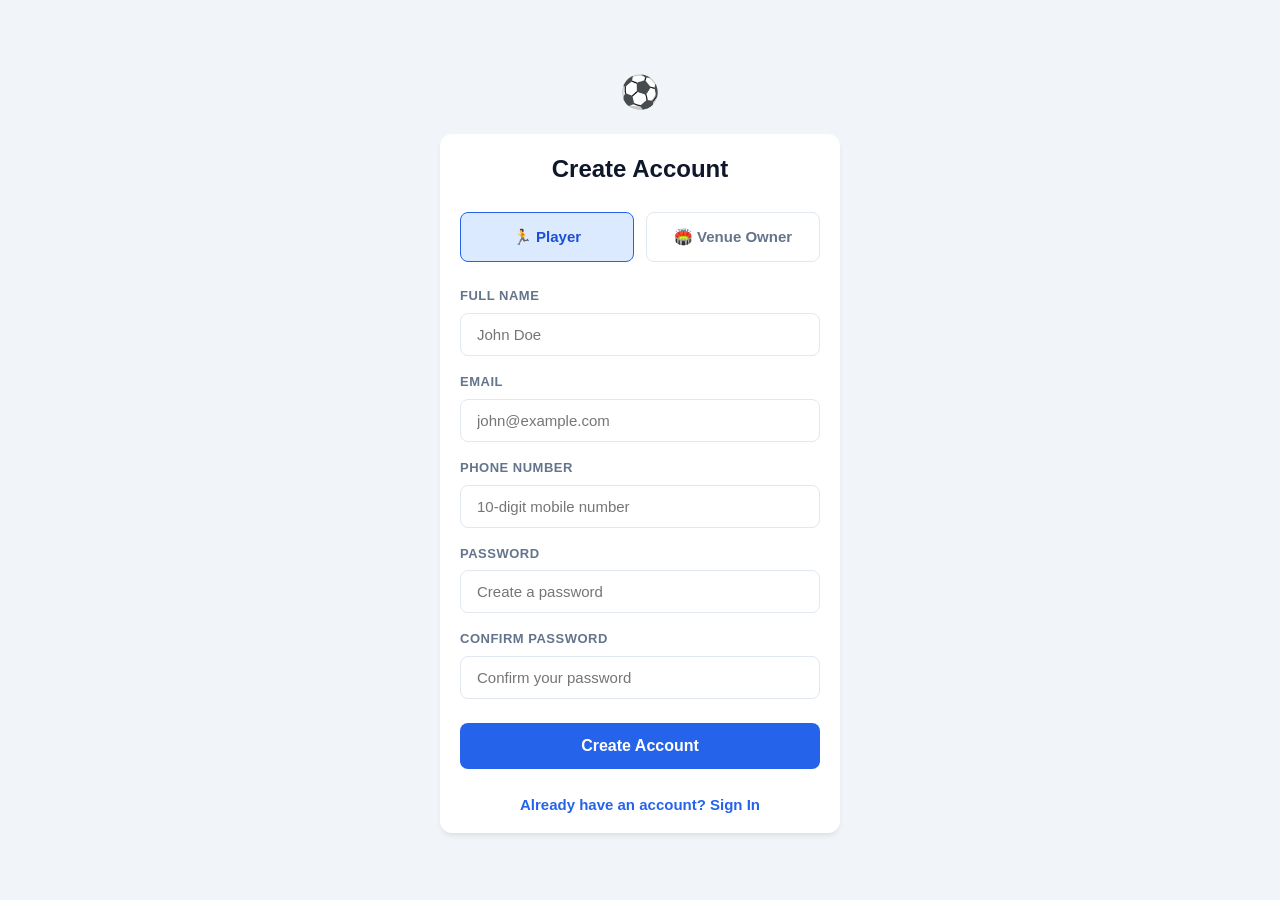
<file: src/main/webapp/register.html>
<!DOCTYPE html>
<html lang="en">
<head>
    <meta charset="UTF-8">
    <meta name="viewport" content="width=device-width, initial-scale=1.0">
    <title>Slotit - Register</title>
    <link rel="stylesheet" href="css/styles.css">
    <style>
        .login-wrapper {
            display: flex;
            flex-direction: column;
            align-items: center;
            justify-content: center;
            min-height: 100vh;
            padding: 24px;
        }
        .login-logo {
            font-size: 32px;
            margin-bottom: 16px;
            text-align: center;
        }
        .auth-card {
            width: 100%;
            max-width: 400px;
        }
        .auth-title {
            font-size: 24px;
            font-weight: 700;
            margin-bottom: 24px;
            text-align: center;
        }
        .role-selector {
            display: flex;
            gap: 12px;
            margin-bottom: 24px;
        }
        .role-btn {
            flex: 1;
            padding: 12px;
            border: 1.5px solid var(--border);
            border-radius: var(--radius-sm);
            background: white;
            cursor: pointer;
            font-weight: 600;
            color: var(--text-secondary);
            transition: all 0.2s;
            text-align: center;
        }
        .role-btn.active {
            border-color: var(--primary);
            background: var(--primary-light);
            color: var(--primary-dark);
        }
    </style>
</head>
<body>
    <div class="login-wrapper">
        <div class="login-logo animate-in">⚽</div>
        
        <div class="card auth-card animate-in" style="animation-delay: 0.1s;">
            <h1 class="auth-title">Create Account</h1>

            <div class="role-selector">
                <div class="role-btn active" onclick="selectRole('player')" id="role-player">🏃 Player</div>
                <div class="role-btn" onclick="selectRole('owner')" id="role-owner">🏟️ Venue Owner</div>
            </div>

            <form id="registerForm">
                <input type="hidden" id="selectedRole" value="player">
                
                <div class="input-group">
                    <label for="fullname">Full Name</label>
                    <input type="text" id="fullname" class="input-field" placeholder="John Doe" required>
                </div>
                <div class="input-group">
                    <label for="email">Email</label>
                    <input type="email" id="email" class="input-field" placeholder="john@example.com" required>
                </div>
                <div class="input-group">
                    <label for="phone">Phone Number</label>
                    <input type="tel" id="phone" class="input-field" pattern="[0-9]{10}" placeholder="10-digit mobile number" required>
                </div>
                <div class="input-group">
                    <label for="password">Password</label>
                    <input type="password" id="password" class="input-field" placeholder="Create a password" required>
                </div>
                <div class="input-group">
                    <label for="confirmPassword">Confirm Password</label>
                    <input type="password" id="confirmPassword" class="input-field" placeholder="Confirm your password" required>
                </div>
                
                <button type="submit" class="btn btn-primary btn-block btn-lg mt-24">Create Account</button>
            </form>

            <div class="text-center mt-24">
                <a href="login.html" style="color: var(--primary); font-weight: 600; text-decoration: none;">Already have an account? Sign In</a>
            </div>
        </div>
    </div>

    <script src="js/app.js"></script>
    <script>
        function selectRole(role) {
            document.getElementById('selectedRole').value = role;
            document.getElementById('role-player').classList.toggle('active', role === 'player');
            document.getElementById('role-owner').classList.toggle('active', role === 'owner');
        }

        document.getElementById('registerForm').addEventListener('submit', async (e) => {
            e.preventDefault();
            const pwd = document.getElementById('password').value;
            const cpwd = document.getElementById('confirmPassword').value;

            if (pwd !== cpwd) {
                showToast('Passwords do not match', 'error');
                return;
            }

            const data = {
                name: document.getElementById('fullname').value,
                email: document.getElementById('email').value,
                phone: document.getElementById('phone').value,
                password: pwd,
                role: document.getElementById('selectedRole').value
            };

            try {
                await apiCall('/auth/register', 'POST', data);
                showToast('Registration successful! Please login.', 'success');
                setTimeout(() => { window.location.href = 'login.html'; }, 1500);
            } catch (err) {
                if (!err.isNetwork) {
                    showToast(err.message || 'Registration failed', 'error');
                    return;
                }
                showToast('Offline demo data – account created (Mock)', 'info');
                setTimeout(() => { window.location.href = 'login.html'; }, 1500);
            }
        });
    </script>
</body>
</html>
</file>
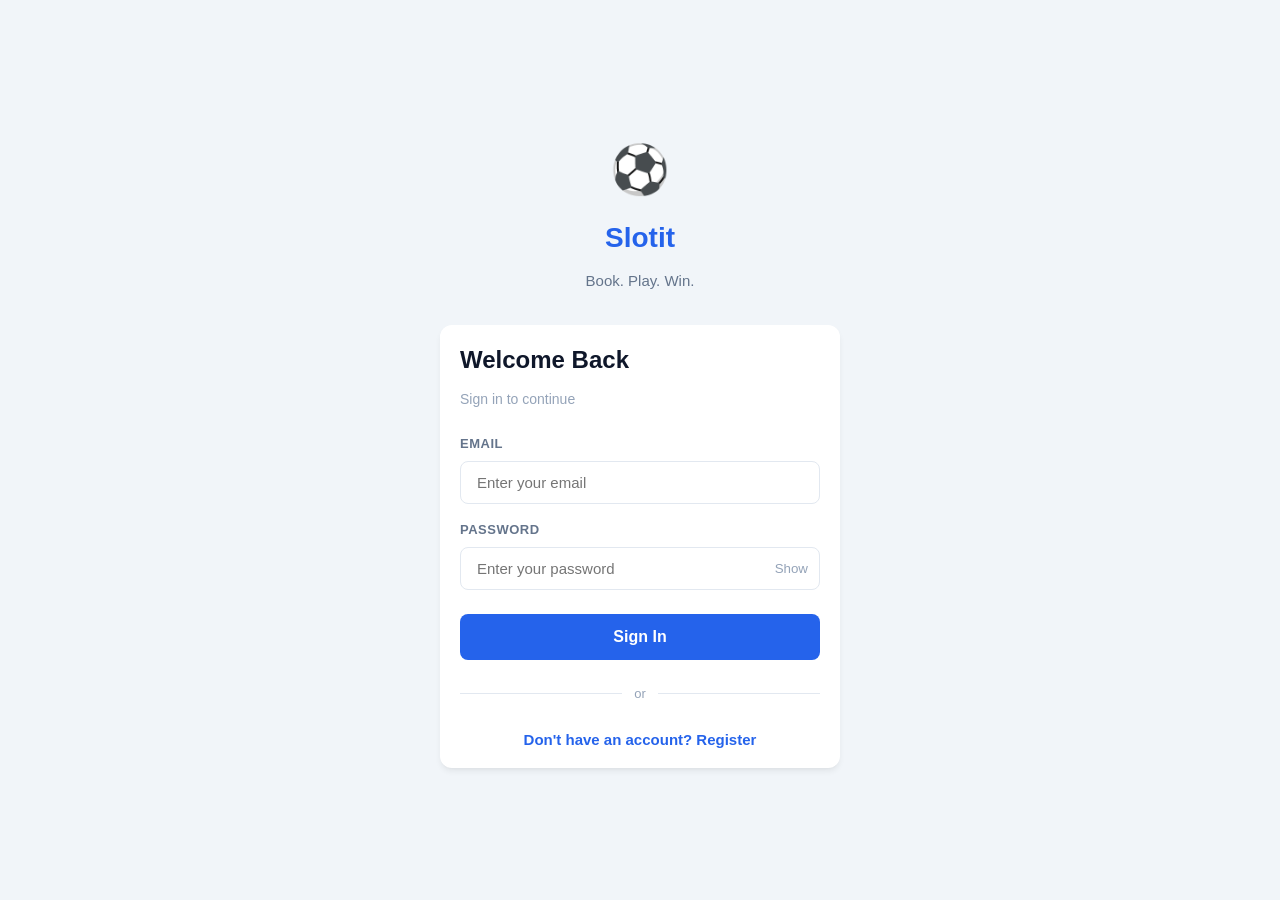
<file: src/main/webapp/splash.html>
<!DOCTYPE html>
<html lang="en">
<head>
    <meta charset="UTF-8">
    <meta name="viewport" content="width=device-width, initial-scale=1.0, maximum-scale=1.0, user-scalable=no">
    <meta name="theme-color" content="#2563EB">
    <meta name="mobile-web-app-capable" content="yes">
    <meta name="apple-mobile-web-app-capable" content="yes">
    <meta name="apple-mobile-web-app-status-bar-style" content="black-translucent">
    <meta name="apple-mobile-web-app-title" content="Slotit">
    <link rel="manifest" href="manifest.json">
    <link rel="icon" type="image/png" sizes="192x192" href="icon-192.png">
    <link rel="apple-touch-icon" href="icon-192.png">
    <title>Slotit</title>
    <link rel="stylesheet" href="css/styles.css">
    <style>
        body {
            margin: 0;
            display: flex;
            flex-direction: column;
            align-items: center;
            justify-content: center;
            height: 100vh;
        }
        .splash-content {
            text-align: center;
            color: white;
        }
        .logo {
            font-size: 60px;
            margin-bottom: 16px;
            display: inline-block;
        }
        .brand-name {
            font-size: 40px;
            font-weight: 800;
            margin-bottom: 8px;
            letter-spacing: -1px;
        }
        .tagline {
            font-size: 18px;
            opacity: 0.9;
            margin-bottom: 48px;
        }
        .loading-dots {
            display: flex;
            gap: 8px;
            justify-content: center;
        }
        .dot {
            width: 10px;
            height: 10px;
            background: white;
            border-radius: 50%;
            animation: pulse 1.5s infinite;
        }
        .dot:nth-child(2) { animation-delay: 0.2s; }
        .dot:nth-child(3) { animation-delay: 0.4s; }
        .skip-link {
            position: absolute;
            bottom: 32px;
            color: white;
            opacity: 0.7;
            text-decoration: none;
            font-size: 14px;
        }
        .skip-link:hover { opacity: 1; }
    </style>
</head>
<body class="gradient-primary">
    <div class="splash-content animate-in">
        <div class="logo pulse">⚽</div>
        <div class="brand-name">Slotit</div>
        <div class="tagline">Book. Play. Win.</div>
        <div class="loading-dots">
            <div class="dot"></div>
            <div class="dot"></div>
            <div class="dot"></div>
        </div>
    </div>
    
    <a href="login.html" class="skip-link">Skip</a>

    <script src="js/app.js"></script>
    <script>
        setTimeout(() => {
            if (isLoggedIn()) {
                window.location.href = 'home.html';
            } else {
                window.location.href = 'login.html';
            }
        }, 900);
    </script>
</body>
</html>
</file>
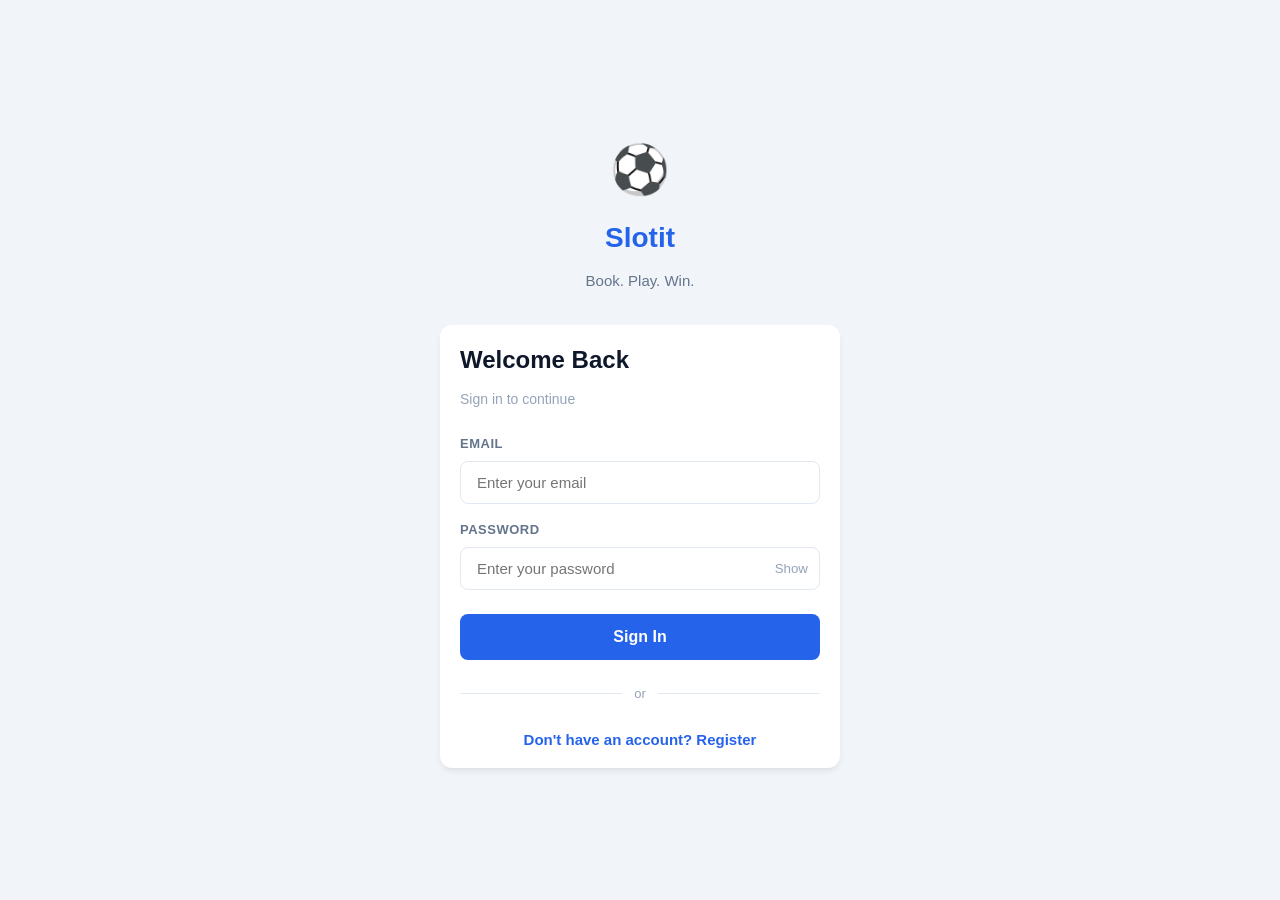
<file: src/main/webapp/squad-finder.html>
<!DOCTYPE html>
<html lang="en">
<head>
    <meta charset="UTF-8">
    <meta name="viewport" content="width=device-width, initial-scale=1.0">
    <title>Squad Finder - Slotit</title>
    <link href='https://fonts.googleapis.com/css2?family=Inter:wght@400;500;600;700;800&display=swap' rel='stylesheet'>
    <link rel='stylesheet' href='css/styles.css'>
    <style>
        .callout-card { background: var(--primary-light); padding: 20px; border-radius: var(--radius-md); text-align: center; margin-bottom: 20px; border: 1px dashed var(--primary); }
        .squad-card { background: var(--surface); padding: 15px; border-radius: var(--radius-md); border: 1px solid var(--border); margin-bottom: 15px; }
        .squad-header { display: flex; justify-content: space-between; align-items: flex-start; margin-bottom: 10px; }
        .progress-bar-bg { height: 8px; background: var(--border); border-radius: 4px; overflow: hidden; margin-top: 10px; margin-bottom: 8px; }
        .progress-bar-fill { height: 100%; border-radius: 4px; transition: width 0.3s; }
        .fill-green { background: var(--success); }
        .fill-orange { background: var(--warning); }
        .fill-red { background: var(--error); }
        .avatars { display: flex; margin-top: 10px; margin-bottom: 15px; }
        .avatar { width: 26px; height: 26px; border-radius: 50%; background: var(--primary); color: white; display: flex; align-items: center; justify-content: center; font-size: 0.65rem; font-weight: 700; margin-left: -5px; border: 2px solid var(--surface); }
        .avatar:first-child { margin-left: 0; }

        .modal { display: none; position: fixed; inset: 0; background: rgba(0,0,0,0.5); z-index: 1000; align-items: center; justify-content: center; }
        .modal.active { display: flex; }
        .modal-content { background: var(--surface); padding: 20px; border-radius: var(--radius-lg); width: 90%; max-width: 400px; max-height: 90vh; overflow-y: auto; }
    </style>
</head>
<body>
    <div class="top-bar">
        <div class="top-bar-title">👥 Squad Finder</div>
        <a href="tournaments.html" class="btn btn-outline btn-sm" style="text-decoration:none;">🏆 Tournaments</a>
    </div>

    <div class="page-content" style="padding-bottom: 88px;">
        <div class="callout-card">
            <h3 class="fw-700 mb-8">Need players for your game?</h3>
            <p class="text-sm text-secondary mb-16">Create a request and let nearby players join your squad!</p>
            <button class="btn btn-primary" onclick="openModal()">+ Create a Squad Post</button>
        </div>

        <h3 class="fw-600 mb-16 text-sm">Open Squad Requests</h3>
        <div id="squads-container"></div>
    </div>

    <div class="modal" id="createModal">
        <div class="modal-content">
            <h3 class="fw-700 mb-16">Create Squad Request</h3>
            <div class="input-group">
                <label>Sport</label>
                <select class="input-field" id="sq-sport">
                    <option value="Football">⚽ Football</option>
                    <option value="Cricket">🏏 Cricket</option>
                    <option value="Badminton">🏸 Badminton</option>
                    <option value="Basketball">🏀 Basketball</option>
                    <option value="Tennis">🎾 Tennis</option>
                </select>
            </div>
            <div class="input-group">
                <label>Total Players Needed</label>
                <input type="number" class="input-field" id="sq-needed" value="7" min="2" max="22">
            </div>
            <div class="input-group">
                <label>Message / Skill Level</label>
                <textarea class="input-field" id="sq-message" rows="2" placeholder="e.g. Need 2 defenders for 7s Football at GreenPark"></textarea>
            </div>
            <div class="flex gap-8">
                <button class="btn btn-outline" style="flex:1;" onclick="closeModal()">Cancel</button>
                <button class="btn btn-primary" style="flex:1;" onclick="submitPost()">Post Request</button>
            </div>
        </div>
    </div>

    <div class="bottom-nav">
        <a href="home.html" class="nav-item">
            <div class="nav-icon">🏠</div>
            <span>Home</span>
        </a>
        <a href="venue-detail.html" class="nav-item">
            <div class="nav-icon">🔍</div>
            <span>Explore</span>
        </a>
        <a href="my-bookings.html" class="nav-item">
            <div class="nav-icon">📋</div>
            <span>Bookings</span>
        </a>
        <a href="squad-finder.html" class="nav-item active">
            <div class="nav-icon">👥</div>
            <span>Squad</span>
        </a>
        <a href="profile.html" class="nav-item">
            <div class="nav-icon">👤</div>
            <span>Profile</span>
        </a>
    </div>

    <script src="js/app.js"></script>
    <script>
        function openModal() { document.getElementById('createModal').classList.add('active'); }
        function closeModal() { document.getElementById('createModal').classList.remove('active'); }

        let loadSquads = async () => {};

        async function submitPost() {
            const user = getCurrentUser() || { id: 1, userId: 1, name: 'Player' };
            const sport = document.getElementById('sq-sport').value;
            const playersNeeded = parseInt(document.getElementById('sq-needed').value, 10) || 7;
            const message = document.getElementById('sq-message').value.trim() || `Need players for ${sport}!`;

            try {
                await apiCall('/squads/create', 'POST', {
                    user_id: user.userId || user.id || 1,
                    sport,
                    players_needed: playersNeeded,
                    message
                });
                closeModal();
                document.getElementById('sq-message').value = '';
                showToast('Squad request posted to MySQL!', 'success');
                await loadSquads();
            } catch (err) {
                closeModal();
                showToast('Squad request posted (Offline demo)!', 'info');
            }
        }

        document.addEventListener('DOMContentLoaded', async () => {
            const user = getCurrentUser() || { id: 1, userId: 1 };
            const userId = user.userId || user.id || 1;
            const container = document.getElementById('squads-container');

            const FALLBACK_SQUADS = [
                { requestId: 1, sport: 'Football', venueName: 'GreenPark Football Arena', courtName: 'Turf A', slotDate: 'Today', startTime: '19:00:00', playersNeeded: 7, currentCount: 5, message: 'Need 2 more players for 7-a-side tonight! Intermediate level.', status: 'open', creatorName: 'Ebin Biju' },
                { requestId: 2, sport: 'Badminton', venueName: 'SmashPoint Badminton Hub', courtName: 'Court 1', slotDate: 'Today', startTime: '08:00:00', playersNeeded: 4, currentCount: 3, message: 'Need 1 partner for doubles match.', status: 'open', creatorName: 'Tharun B' },
                { requestId: 3, sport: 'Cricket', venueName: 'CricketZone Nets', courtName: 'Box Turf', slotDate: 'Tomorrow', startTime: '18:00:00', playersNeeded: 11, currentCount: 8, message: 'Looking for 3 all-rounders for box cricket clash.', status: 'open', creatorName: 'Afroz S' }
            ];

            loadSquads = async () => {
                let squads = FALLBACK_SQUADS;
                try {
                    const data = asList(await apiCall('/squads'));
                    if (data.length) squads = data;
                } catch (e) {
                    notifyOffline();
                }

                container.innerHTML = '';
                squads.forEach(s => {
                    const cur = Number(s.currentCount || 1);
                    const max = Number(s.playersNeeded || 5);
                    const pct = Math.min(100, Math.round((cur / max) * 100));
                    const isFull = cur >= max || (s.status || '').toLowerCase() === 'full';
                    const fillClass = isFull ? 'fill-red' : (pct >= 80 ? 'fill-orange' : 'fill-green');
                    const sport = s.sport || 'Football';
                    const emoji = sport.toLowerCase().includes('cricket') ? '🏏' : (sport.toLowerCase().includes('badminton') ? '🏸' : '⚽');

                    const card = document.createElement('div');
                    card.className = 'squad-card';
                    if (isFull) card.style.opacity = '0.75';
                    card.innerHTML = `
                        <div class="squad-header">
                            <div>
                                <span class="badge badge-primary text-xs mb-8">${emoji} ${sport}</span>
                                <div class="fw-700">${s.venueName || 'GreenPark Arena'}</div>
                                <div class="text-xs text-muted">Hosted by ${s.creatorName || 'Player'}</div>
                            </div>
                            <div class="text-xs text-secondary" style="text-align:right;">
                                <div>📅 ${s.slotDate || 'Today'}</div>
                                <div>⏰ ${formatTime(s.startTime || '18:00:00')}</div>
                            </div>
                        </div>
                        <div class="text-sm mb-8">"${s.message || 'Looking for players!'}"</div>
                        <div class="text-xs fw-700">Players Joined: ${cur}/${max}</div>
                        <div class="progress-bar-bg"><div class="progress-bar-fill ${fillClass}" style="width: ${pct}%;"></div></div>
                        <button class="btn ${isFull ? 'btn-outline' : 'btn-primary'} btn-sm btn-block mt-8 join-btn" ${isFull ? 'disabled' : ''}>
                            ${isFull ? 'Squad Full' : 'Join Squad (SELECT FOR UPDATE)'}
                        </button>
                    `;

                    if (!isFull) {
                        card.querySelector('.join-btn').addEventListener('click', async () => {
                            try {
                                const res = await apiCall('/squads/join', 'POST', {
                                    request_id: s.requestId || s.id,
                                    user_id: userId
                                });
                                showToast(res.message || 'Joined squad!', 'success');
                                await loadSquads();
                            } catch (err) {
                                if (err.isNetwork) {
                                    s.currentCount = cur + 1;
                                    showToast('Joined squad (Offline demo)!', 'info');
                                    return;
                                }
                                showToast(err.message || 'Could not join squad', 'error');
                            }
                        });
                    }

                    container.appendChild(card);
                });
            };

            await loadSquads();
        });
    </script>
</body>
</html>
</file>
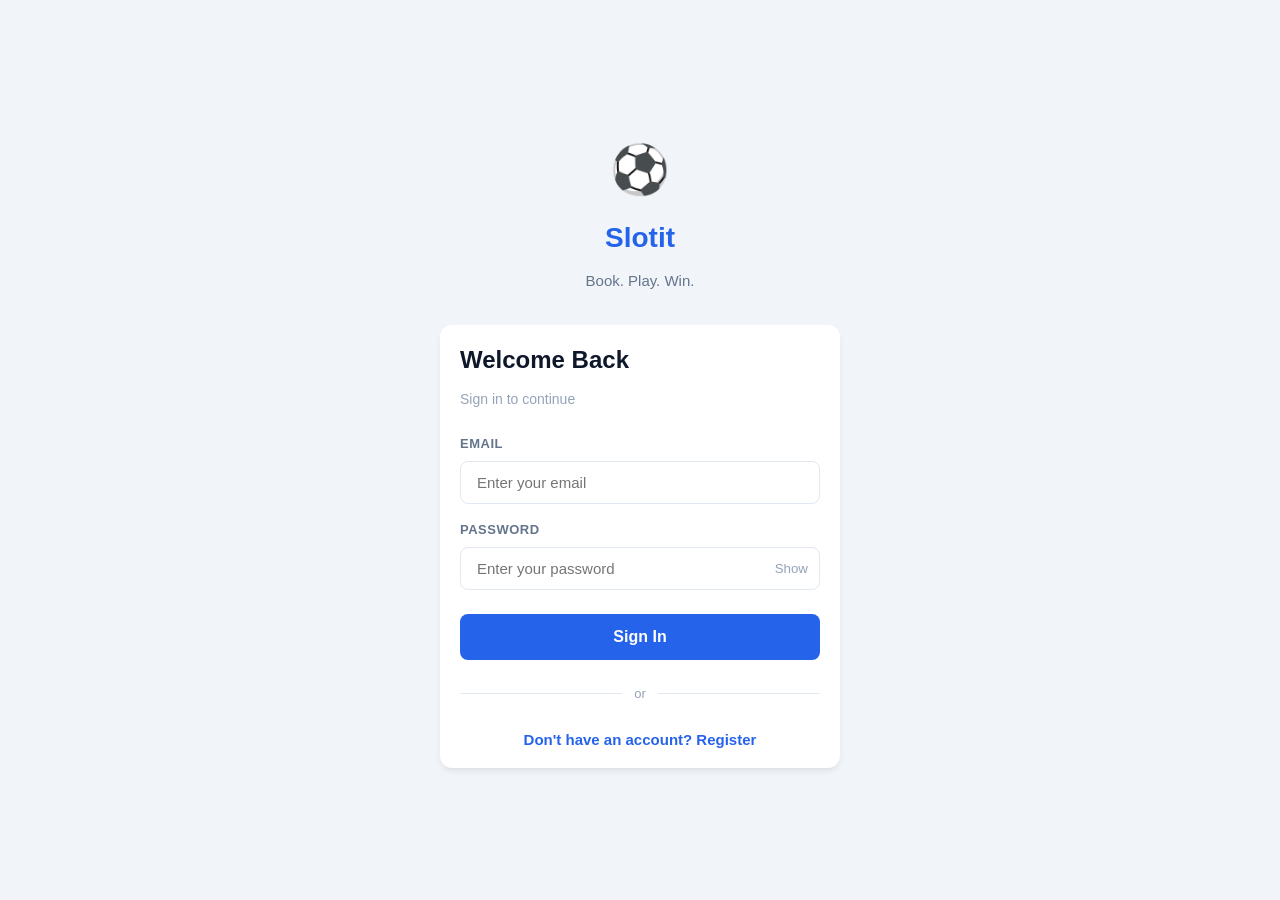
<file: src/main/webapp/tournament-live.html>
<!DOCTYPE html>
<html lang="en">
<head>
    <meta charset="UTF-8">
    <meta name="viewport" content="width=device-width, initial-scale=1.0">
    <title>Live Match - Slotit</title>
    <link href='https://fonts.googleapis.com/css2?family=Inter:wght@400;500;600;700;800&display=swap' rel='stylesheet'>
    <link rel='stylesheet' href='css/styles.css'>
    <style>
        .hero-scoreboard { background: linear-gradient(135deg, var(--accent), #f59e0b); color: white; padding: 40px 20px; text-align: center; border-radius: 0 0 var(--radius-lg) var(--radius-lg); position: relative; }
        .score-display { font-size: 3rem; font-weight: 800; margin: 15px 0; }
        .teams-display { font-size: 1.25rem; font-weight: 600; }
        .live-tag { position: absolute; top: 15px; right: 15px; background: rgba(0,0,0,0.3); padding: 4px 10px; border-radius: var(--radius-full); font-size: 0.75rem; font-weight: 700; display: flex; align-items: center; gap: 5px; }
        .pulse-dot { width: 8px; height: 8px; background-color: #ef4444; border-radius: 50%; animation: pulse 1s infinite; }
        @keyframes pulse { 0% { box-shadow: 0 0 0 0 rgba(239, 68, 68, 0.7); } 70% { box-shadow: 0 0 0 6px rgba(239, 68, 68, 0); } 100% { box-shadow: 0 0 0 0 rgba(239, 68, 68, 0); } }
        
        .commentary-feed { padding: 20px; }
        .feed-item { display: flex; gap: 15px; margin-bottom: 20px; position: relative; }
        .feed-item::before { content: ''; position: absolute; left: 19px; top: 30px; bottom: -20px; width: 2px; background: var(--border); }
        .feed-item:last-child::before { display: none; }
        .feed-time { min-width: 40px; height: 40px; border-radius: 50%; background: var(--primary-light); color: var(--primary-dark); display: flex; align-items: center; justify-content: center; font-weight: 700; font-size: 0.85rem; z-index: 1; }
        .feed-content { background: var(--surface); border: 1px solid var(--border); padding: 15px; border-radius: var(--radius-md); flex: 1; }
        
        .admin-panel { padding: 20px; background: var(--surface); border-top: 1px solid var(--border); position: sticky; bottom: 0; }
        
        .modal { display: none; position: fixed; inset: 0; background: rgba(0,0,0,0.5); z-index: 1000; align-items: center; justify-content: center; }
        .modal.active { display: flex; }
        .modal-content { background: var(--surface); padding: 20px; border-radius: var(--radius-lg); width: 90%; max-width: 400px; }
    </style>
</head>
<body>
    <div class="top-bar" style="background: transparent; position: absolute; width: 100%; border: none; color: white;">
        <a href="tournaments.html" class="back-btn" style="color: white; text-decoration: none; font-size: 1.5rem;">←</a>
        <div class="top-bar-title" style="color: white;">🔴 Live Match</div>
    </div>

    <div class="hero-scoreboard">
        <div class="live-tag"><div class="pulse-dot"></div> LIVE</div>
        <div class="teams-display" style="margin-top: 30px;">Team Alpha <span style="opacity:0.7; font-size: 0.9rem; margin: 0 10px;">VS</span> Team Beta</div>
        <div class="score-display">2 - 1</div>
        <div class="text-sm" style="opacity: 0.9;">Monsoon Cup • Semi-Final</div>
        <div class="text-xs mt-1" style="opacity: 0.8;">📍 GreenPark Arena</div>
    </div>

    <div class="commentary-feed" id="feedContainer">
        <h3 class="fw-700 mb-4">Live Commentary</h3>
        
        <div class="feed-item">
            <div class="feed-time">45'</div>
            <div class="feed-content">
                <div class="fw-600 mb-1">⚽ GOAL!</div>
                <div class="text-sm">Ravi scores a stunner for Team Alpha to take the lead right before half-time!</div>
            </div>
        </div>
        
        <div class="feed-item">
            <div class="feed-time">38'</div>
            <div class="feed-content">
                <div class="fw-600 mb-1">🟨 Yellow Card</div>
                <div class="text-sm">Arun (Team Beta) gets booked for a rough tackle.</div>
            </div>
        </div>
        
        <div class="feed-item">
            <div class="feed-time">22'</div>
            <div class="feed-content">
                <div class="fw-600 mb-1">⚽ GOAL!</div>
                <div class="text-sm">Suresh equalizes for Team Beta from a corner kick.</div>
            </div>
        </div>
        
        <div class="feed-item">
            <div class="feed-time">15'</div>
            <div class="feed-content">
                <div class="fw-600 mb-1">⚽ GOAL!</div>
                <div class="text-sm">Ravi opens the scoring for Team Alpha!</div>
            </div>
        </div>
        
        <div class="feed-item">
            <div class="feed-time">1'</div>
            <div class="feed-content">
                <div class="fw-600 mb-1">🏁 Match Started</div>
                <div class="text-sm">Kickoff at GreenPark Arena.</div>
            </div>
        </div>
    </div>

    <div class="admin-panel">
        <button class="btn btn-accent btn-block" onclick="openModal()">Update Score (Admin)</button>
    </div>

    <div class="modal" id="updateModal">
        <div class="modal-content">
            <h3 class="fw-700 mb-3">Update Live Feed</h3>
            <div class="flex gap-2 mb-3">
                <div style="flex:1;">
                    <label class="text-xs text-secondary">Team Alpha</label>
                    <input type="number" class="input-field" value="2" id="score1">
                </div>
                <div style="flex:1;">
                    <label class="text-xs text-secondary">Team Beta</label>
                    <input type="number" class="input-field" value="1" id="score2">
                </div>
            </div>
            <div class="mb-3">
                <label class="text-xs text-secondary">Minute</label>
                <input type="text" class="input-field" placeholder="e.g. 50'" id="eventMin">
            </div>
            <div class="mb-4">
                <label class="text-xs text-secondary">Commentary</label>
                <input type="text" class="input-field" placeholder="What happened?" id="eventDesc">
            </div>
            <div class="flex gap-2">
                <button class="btn btn-outline" style="flex:1;" onclick="closeModal()">Cancel</button>
                <button class="btn btn-primary" style="flex:1;" onclick="saveUpdate()">Save Update</button>
            </div>
        </div>
    </div>

    <script src="js/app.js"></script>
    <script>
        function openModal() { document.getElementById('updateModal').classList.add('active'); }
        function closeModal() { document.getElementById('updateModal').classList.remove('active'); }
        
        function saveUpdate() {
            const min = document.getElementById('eventMin').value || "Now";
            const desc = document.getElementById('eventDesc').value;
            const s1 = document.getElementById('score1').value;
            const s2 = document.getElementById('score2').value;
            
            if (desc) {
                const feed = document.getElementById('feedContainer');
                const title = document.querySelector('h3.fw-700.mb-4');
                const newItem = document.createElement('div');
                newItem.className = 'feed-item animate-in';
                newItem.innerHTML = `
                    <div class="feed-time">${min}</div>
                    <div class="feed-content">
                        <div class="fw-600 mb-1">📢 Update</div>
                        <div class="text-sm">${desc}</div>
                    </div>
                `;
                title.insertAdjacentElement('afterend', newItem);
                
                document.querySelector('.score-display').textContent = `${s1} - ${s2}`;
            }
            closeModal();
            document.getElementById('eventMin').value = '';
            document.getElementById('eventDesc').value = '';
        }
    </script>
</body>
</html>
</file>
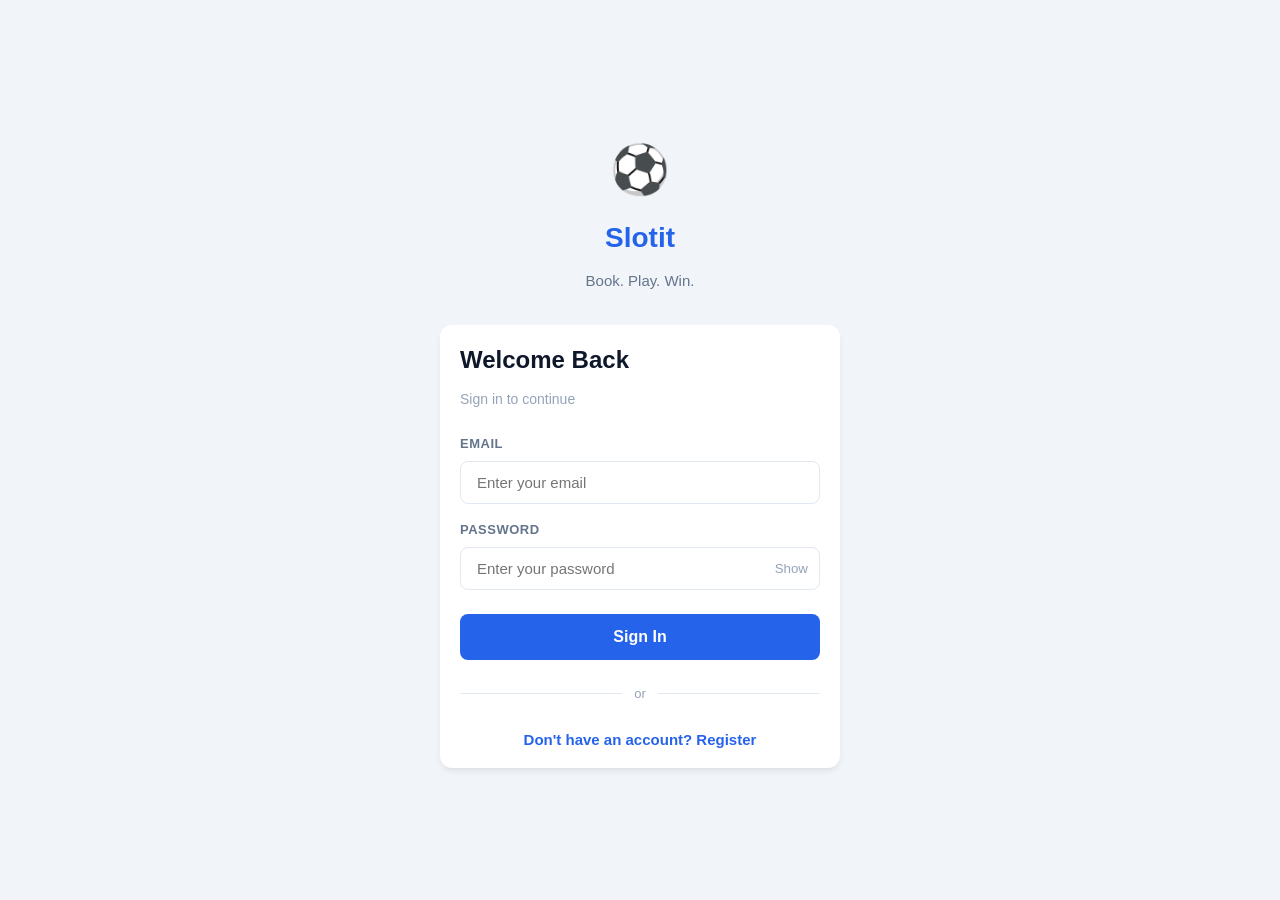
<file: src/main/webapp/tournaments.html>
<!DOCTYPE html>
<html lang="en">
<head>
    <meta charset="UTF-8">
    <meta name="viewport" content="width=device-width, initial-scale=1.0">
    <title>Tournaments - Slotit</title>
    <link href='https://fonts.googleapis.com/css2?family=Inter:wght@400;500;600;700;800&display=swap' rel='stylesheet'>
    <link rel='stylesheet' href='css/styles.css'>
    <style>
        .tabs { display: flex; gap: 10px; margin-bottom: 20px; overflow-x: auto; padding-bottom: 5px; }
        .tab-pill { padding: 8px 16px; border-radius: var(--radius-full); background: var(--surface); border: 1px solid var(--border); color: var(--text-secondary); white-space: nowrap; cursor: pointer; transition: all 0.2s; font-weight: 600; font-size: 0.85rem; }
        .tab-pill.active { background: var(--primary); color: white; border-color: var(--primary); }
        .tab-content { display: none; margin-bottom: 80px; }
        .tab-content.active { display: block; }

        .tourney-card { background: var(--surface); border-radius: var(--radius-md); overflow: hidden; border: 1px solid var(--border); margin-bottom: 15px; }
        .tourney-header { padding: 15px; color: white; display: flex; justify-content: space-between; align-items: flex-start; }
        .tourney-body { padding: 15px; }
        .bg-football { background: linear-gradient(135deg, #10B981, #059669); }
        .bg-cricket { background: linear-gradient(135deg, #F59E0B, #D97706); }
        .bg-badminton { background: linear-gradient(135deg, #3B82F6, #2563EB); }

        .live-card { background: var(--surface); border-radius: var(--radius-md); border: 1px solid var(--border); padding: 15px; margin-bottom: 15px; text-align: center; position: relative; }
        .live-badge { display: inline-flex; align-items: center; gap: 5px; color: var(--error); font-weight: 700; font-size: 0.8rem; margin-bottom: 10px; }
        .pulse-dot { width: 8px; height: 8px; background-color: var(--error); border-radius: 50%; animation: pulse 1.5s infinite; }

        .bracket-container { overflow-x: auto; padding: 10px 0; }
        .bracket { display: flex; gap: 24px; min-width: 520px; }
        .bracket-column { display: flex; flex-direction: column; justify-content: space-around; gap: 20px; flex: 1; }
        .bracket-match { background: var(--surface); border: 1px solid var(--border); border-radius: var(--radius-sm); padding: 10px; font-size: 0.85rem; position: relative; }
        .bracket-team { display: flex; justify-content: space-between; padding: 4px 0; border-bottom: 1px solid var(--border); }
        .bracket-team:last-child { border-bottom: none; }
        .bracket-team.winner { font-weight: 700; color: var(--success); }

        .modal { display: none; position: fixed; inset: 0; background: rgba(0,0,0,0.5); z-index: 1000; align-items: center; justify-content: center; }
        .modal.active { display: flex; }
        .modal-content { background: var(--surface); padding: 20px; border-radius: var(--radius-lg); width: 90%; max-width: 380px; }
    </style>
</head>
<body>
    <div class="top-bar">
        <a href="home.html" class="back-btn" style="text-decoration:none;">←</a>
        <div class="top-bar-title">🏆 Tournaments</div>
    </div>

    <div class="page-content">
        <div class="tabs">
            <div class="tab-pill active" data-tab="upcoming">Upcoming</div>
            <div class="tab-pill" data-tab="live">Live Match</div>
            <div class="tab-pill" data-tab="myteams">Registered Teams</div>
            <div class="tab-pill" data-tab="bracket">Bracket View</div>
        </div>

        <div id="upcoming" class="tab-content active"></div>

        <div id="live" class="tab-content">
            <div class="live-card">
                <div class="live-badge"><div class="pulse-dot"></div> LIVE MATCH</div>
                <div class="fw-700" style="font-size:1.15rem; margin-bottom:8px;">TKM Strikers <span style="color:var(--primary);">2 - 1</span> Kollam Kings</div>
                <div class="text-sm text-secondary mb-16">Kollam Super 7s Cup • Semi-Finals</div>
                <a href="tournament-live.html" class="btn btn-primary btn-sm btn-block" style="text-decoration:none; text-align:center;">Watch Live Commentary →</a>
            </div>
        </div>

        <div id="myteams" class="tab-content"></div>

        <div id="bracket" class="tab-content">
            <div class="bracket-container">
                <div class="bracket">
                    <div class="bracket-column">
                        <div class="bracket-match">
                            <div class="bracket-team winner"><span>TKM Strikers</span> <span>2</span></div>
                            <div class="bracket-team"><span>Kollam Kings</span> <span>1</span></div>
                        </div>
                        <div class="bracket-match">
                            <div class="bracket-team"><span>Asramam Avengers</span> <span>0</span></div>
                            <div class="bracket-team winner"><span>Tangasseri Titans</span> <span>3</span></div>
                        </div>
                    </div>
                    <div class="bracket-column" style="justify-content: center;">
                        <div class="bracket-match">
                            <div class="bracket-team winner"><span>TKM Strikers</span> <span>TBD</span></div>
                            <div class="bracket-team"><span>Tangasseri Titans</span> <span>TBD</span></div>
                        </div>
                    </div>
                </div>
            </div>
        </div>
    </div>

    <!-- Register Team Modal -->
    <div class="modal" id="regModal">
        <div class="modal-content">
            <h3 class="fw-700 mb-8" id="regModalTitle">Register Your Team</h3>
            <p class="text-sm text-secondary mb-16">Enter your team name to register into this tournament.</p>
            <input type="hidden" id="regTournamentId" value="1">
            <div class="input-group">
                <label for="teamNameInput">Team Name</label>
                <input type="text" id="teamNameInput" class="input-field" placeholder="e.g. TKM United FC">
            </div>
            <div class="flex gap-8">
                <button class="btn btn-outline" style="flex:1;" onclick="closeRegModal()">Cancel</button>
                <button class="btn btn-primary" style="flex:1;" onclick="submitTeamRegistration()">Register</button>
            </div>
        </div>
    </div>

    <div class="bottom-nav">
        <a href="home.html" class="nav-item">
            <div class="nav-icon">🏠</div>
            <span>Home</span>
        </a>
        <a href="venue-detail.html" class="nav-item">
            <div class="nav-icon">🔍</div>
            <span>Explore</span>
        </a>
        <a href="my-bookings.html" class="nav-item">
            <div class="nav-icon">📋</div>
            <span>Bookings</span>
        </a>
        <a href="squad-finder.html" class="nav-item">
            <div class="nav-icon">👥</div>
            <span>Squad</span>
        </a>
        <a href="profile.html" class="nav-item">
            <div class="nav-icon">👤</div>
            <span>Profile</span>
        </a>
    </div>

    <script src="js/app.js"></script>
    <script>
        function openRegModal(tId, tName) {
            document.getElementById('regTournamentId').value = tId;
            document.getElementById('regModalTitle').textContent = `Register — ${tName}`;
            document.getElementById('teamNameInput').value = '';
            document.getElementById('regModal').classList.add('active');
        }
        function closeRegModal() {
            document.getElementById('regModal').classList.remove('active');
        }

        let loadAllData = async () => {};

        async function submitTeamRegistration() {
            const tId = parseInt(document.getElementById('regTournamentId').value, 10) || 1;
            const teamName = document.getElementById('teamNameInput').value.trim();
            if (!teamName) {
                showToast('Please enter a team name', 'error');
                return;
            }
            const user = getCurrentUser() || { id: 1, userId: 1 };
            try {
                await apiCall('/tournaments/register', 'POST', {
                    tournament_id: tId,
                    team_name: teamName,
                    captain_id: user.userId || user.id || 1
                });
                closeRegModal();
                showToast(`Team "${teamName}" registered!`, 'success');
                await loadAllData();
            } catch (err) {
                if (err.isNetwork) {
                    closeRegModal();
                    showToast(`Team "${teamName}" registered (Offline demo)!`, 'info');
                    return;
                }
                showToast(err.message || 'Registration failed', 'error');
            }
        }

        document.addEventListener('DOMContentLoaded', async () => {
            document.querySelectorAll('.tab-pill').forEach(pill => {
                pill.addEventListener('click', () => {
                    document.querySelectorAll('.tab-pill').forEach(p => p.classList.remove('active'));
                    document.querySelectorAll('.tab-content').forEach(c => c.classList.remove('active'));
                    pill.classList.add('active');
                    document.getElementById(pill.dataset.tab).classList.add('active');
                });
            });

            const FALLBACK_TOURNAMENTS = [
                { tournamentId: 1, name: 'Kollam Super 7s Cup', venueName: 'GreenPark Football Arena', sport: 'Football', startDate: '2026-10-16', format: 'knockout', maxTeams: 8, teamCount: 4 },
                { tournamentId: 2, name: 'Chinnakada Smash Open', venueName: 'SmashPoint Badminton Hub', sport: 'Badminton', startDate: '2026-10-21', format: 'knockout', maxTeams: 16, teamCount: 6 },
                { tournamentId: 3, name: 'TKMCE Box Cricket League', venueName: 'CricketZone Nets', sport: 'Cricket', startDate: '2026-10-25', format: 'league', maxTeams: 8, teamCount: 5 }
            ];
            const FALLBACK_TEAMS = [
                { teamId: 1, name: 'TKM Strikers', tournamentName: 'Kollam Super 7s Cup', sport: 'Football', startDate: '2026-10-16', captainName: 'Ebin Biju Abraham' },
                { teamId: 2, name: 'Kollam Kings', tournamentName: 'Kollam Super 7s Cup', sport: 'Football', startDate: '2026-10-16', captainName: 'Tharun Bhaskaran' }
            ];

            loadAllData = async () => {
                let tournaments = FALLBACK_TOURNAMENTS;
                let teams = FALLBACK_TEAMS;
                try {
                    const [tResp, tmResp] = await Promise.all([
                        apiCall('/tournaments'),
                        apiCall('/tournaments/teams')
                    ]);
                    const tList = asList(tResp);
                    const tmList = asList(tmResp);
                    if (tList.length) tournaments = tList;
                    if (tmList.length) teams = tmList;
                } catch (e) {
                    notifyOffline();
                }

                const upcomingEl = document.getElementById('upcoming');
                upcomingEl.innerHTML = '';
                tournaments.forEach(t => {
                    const sport = (t.sport || 'Football').toLowerCase();
                    const bgClass = sport.includes('cricket') ? 'bg-cricket' : (sport.includes('badminton') ? 'bg-badminton' : 'bg-football');
                    const emoji = sport.includes('cricket') ? '🏏' : (sport.includes('badminton') ? '🏸' : '⚽');
                    const count = t.teamCount ?? 4;
                    const max = t.maxTeams ?? 8;
                    const isFull = count >= max;
                    const card = document.createElement('div');
                    card.className = 'tourney-card';
                    card.innerHTML = `
                        <div class="tourney-header ${bgClass}">
                            <div>
                                <div class="text-xs mb-8" style="opacity:0.9;">${emoji} ${t.sport || 'Football'} • ${(t.format || 'knockout').toUpperCase()}</div>
                                <h3 class="fw-700" style="margin:0;">${t.name}</h3>
                            </div>
                            <div class="badge text-xs" style="background:rgba(255,255,255,0.22);color:white;">📅 ${t.startDate || 'Upcoming'}</div>
                        </div>
                        <div class="tourney-body">
                            <div class="flex justify-between items-center mb-16">
                                <div class="text-sm text-secondary">📍 ${t.venueName || 'Kollam Arena'}</div>
                                <div class="fw-600">🏆 ₹15,000 Pool</div>
                            </div>
                            <div class="flex justify-between items-center">
                                <div class="text-sm">Teams: <span class="fw-700" style="color:var(--primary);">${count}/${max}</span></div>
                                <button class="btn btn-primary btn-sm reg-btn" ${isFull ? 'disabled' : ''}>${isFull ? 'Full' : 'Register Team →'}</button>
                            </div>
                        </div>
                    `;
                    if (!isFull) {
                        card.querySelector('.reg-btn').addEventListener('click', () => openRegModal(t.tournamentId || t.id, t.name));
                    }
                    upcomingEl.appendChild(card);
                });

                const myTeamsEl = document.getElementById('myteams');
                myTeamsEl.innerHTML = '';
                teams.forEach(tm => {
                    const div = document.createElement('div');
                    div.className = 'card mb-16';
                    div.innerHTML = `
                        <div class="flex justify-between items-center mb-8">
                            <h3 class="fw-700" style="margin:0;">🛡️ ${tm.name}</h3>
                            <span class="badge badge-success">Registered</span>
                        </div>
                        <div class="text-sm text-secondary mb-8">${tm.tournamentName || 'Tournament'} • ${tm.sport || 'Sports'}</div>
                        <div class="text-xs text-muted">Captain: ${tm.captainName || 'Player'} • Starts ${tm.startDate || 'Soon'}</div>
                    `;
                    myTeamsEl.appendChild(div);
                });
            };

            await loadAllData();
        });
    </script>
</body>
</html>
</file>
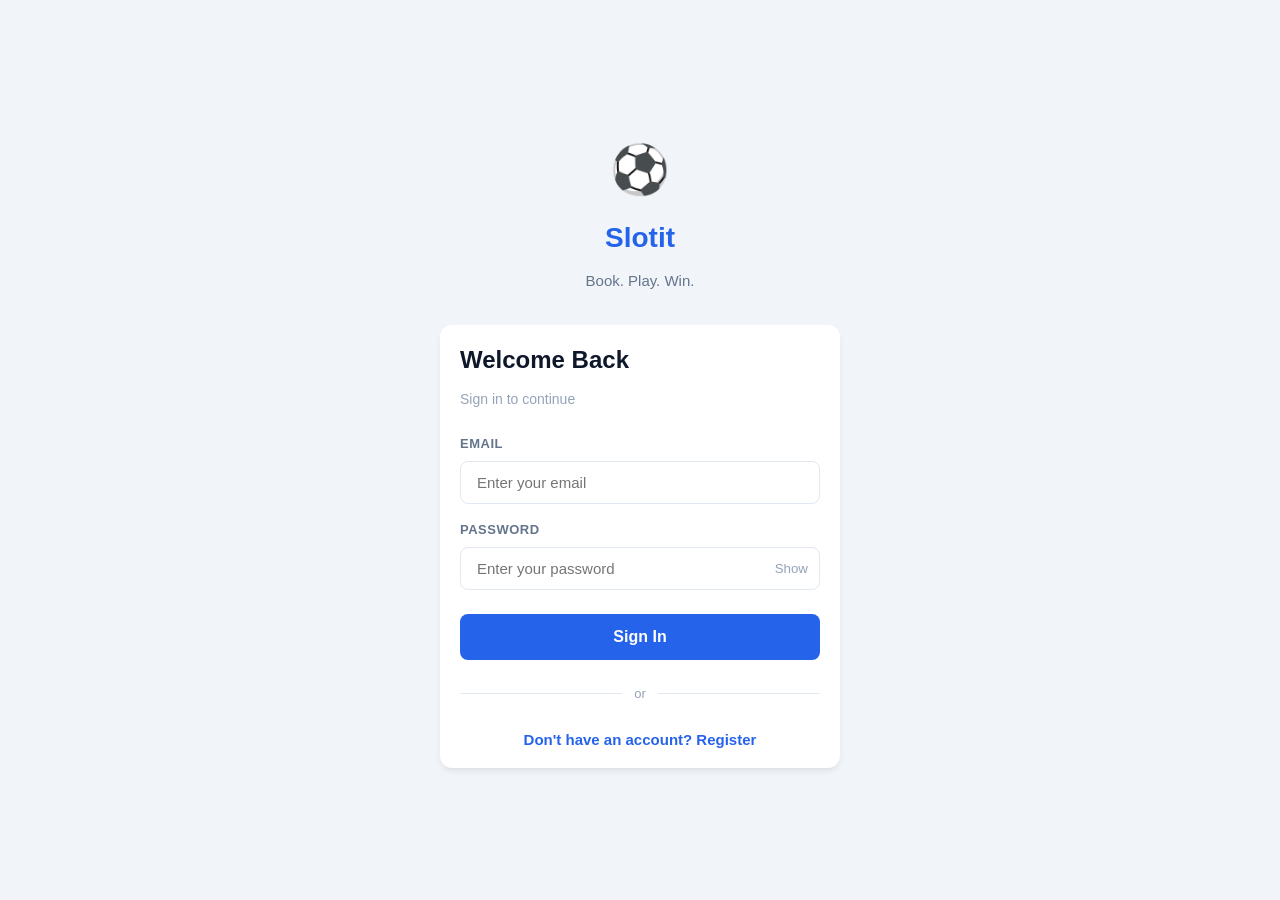
<file: src/main/webapp/venue-detail.html>
<!DOCTYPE html>
<html lang="en">
<head>
    <meta charset="UTF-8">
    <meta name="viewport" content="width=device-width, initial-scale=1.0">
    <title>Slotit - Venue Detail</title>
    <link href="https://fonts.googleapis.com/css2?family=Inter:wght@400;500;600;700;800&display=swap" rel="stylesheet">
    <link rel="stylesheet" href="css/styles.css">
    <style>
        body { margin: 0; padding: 0; font-family: 'Inter', sans-serif; background-color: var(--bg, #F1F5F9); color: var(--text-primary, #0F172A); padding-bottom: calc(var(--nav-height, 68px) + 84px); }
        .top-bar-hero { display: flex; align-items: center; padding: 16px 20px; background: transparent; position: absolute; top: 0; left: 0; right: 0; z-index: 10; color: white; }
        .back-btn-hero { color: white; text-decoration: none; font-size: 1.25rem; font-weight: 700; margin-right: 16px; background: rgba(0,0,0,0.25); width: 36px; height: 36px; display: flex; align-items: center; justify-content: center; border-radius: 50%; backdrop-filter: blur(4px); }
        .top-bar-title { font-weight: 600; font-size: 1.125rem; }

        .hero { height: 240px; background: linear-gradient(135deg, #10B981, #059669); display: flex; flex-direction: column; justify-content: flex-end; padding: 20px; position: relative; color: white; }
        .hero.football { background: linear-gradient(135deg, #10B981, #059669); }
        .hero.cricket { background: linear-gradient(135deg, #F59E0B, #D97706); }
        .hero.badminton { background: linear-gradient(135deg, #3B82F6, #2563EB); }
        .hero.tennis { background: linear-gradient(135deg, #EAB308, #CA8A04); }
        .hero.basketball { background: linear-gradient(135deg, #F97316, #EA580C); }
        .hero-emoji { position: absolute; top: 46%; left: 50%; transform: translate(-50%, -50%); font-size: 5.5rem; opacity: 0.85; }
        .hero-content { position: relative; z-index: 2; }
        .venue-title { font-size: 1.5rem; font-weight: 800; margin: 0 0 8px; }
        .hero-badges { display: flex; gap: 8px; align-items: center; }
        .hero-badge { background: rgba(255,255,255,0.22); backdrop-filter: blur(4px); padding: 4px 10px; border-radius: var(--radius-full, 9999px); font-size: 0.75rem; font-weight: 600; color: white; }

        .content { padding: 20px; background: var(--surface, #FFF); border-radius: 24px 24px 0 0; margin-top: -20px; position: relative; z-index: 5; }
        .info-row { display: flex; flex-wrap: wrap; gap: 10px; margin-bottom: 16px; font-size: 0.85rem; font-weight: 600; color: var(--text-secondary); }
        .info-item { display: flex; align-items: center; gap: 4px; background: var(--bg); padding: 6px 12px; border-radius: 8px; }
        .desc { font-size: 0.875rem; color: var(--text-secondary); line-height: 1.5; margin-bottom: 20px; }

        .section-title { font-size: 1.05rem; font-weight: 700; margin: 20px 0 12px; }
        .photos { display: flex; gap: 12px; overflow-x: auto; margin-bottom: 20px; scrollbar-width: none; }
        .photos::-webkit-scrollbar { display: none; }
        .photo-box { width: 120px; height: 80px; flex-shrink: 0; background: var(--bg); border-radius: var(--radius-md); display: flex; flex-direction: column; align-items: center; justify-content: center; font-size: 1.4rem; color: var(--text-secondary); gap: 4px; border: 1px solid var(--border); cursor: pointer; }
        .photo-box span { font-size: 0.7rem; font-weight: 600; }

        .date-picker { display: flex; gap: 8px; overflow-x: auto; margin-bottom: 16px; scrollbar-width: none; }
        .date-picker::-webkit-scrollbar { display: none; }
        .date-pill { display: flex; flex-direction: column; align-items: center; justify-content: center; min-width: 62px; padding: 8px; border-radius: var(--radius-md); background: var(--bg); color: var(--text-secondary); cursor: pointer; border: 1px solid transparent; transition: all 0.2s; }
        .date-pill.active { background: var(--primary); color: white; }
        .date-day { font-size: 0.72rem; font-weight: 500; }
        .date-num { font-size: 1.1rem; font-weight: 700; margin-top: 2px; }

        .courts { display: flex; gap: 8px; overflow-x: auto; margin-bottom: 16px; scrollbar-width: none; }
        .court-chip { padding: 8px 16px; border-radius: var(--radius-full); background: var(--bg); font-size: 0.82rem; font-weight: 600; cursor: pointer; color: var(--text-secondary); border: 1.5px solid transparent; white-space: nowrap; font-family: inherit; }
        .court-chip.active { background: var(--primary-light, #DBEAFE); color: var(--primary-dark, #1D4ED8); border-color: var(--primary); }

        .slots-grid { display: grid; grid-template-columns: repeat(3, 1fr); gap: 10px; margin-bottom: 24px; }
        @media (min-width: 768px) { .slots-grid { grid-template-columns: repeat(4, 1fr); } }
        .slot-card { background: var(--surface); border: 1.5px solid var(--border); border-radius: var(--radius-sm); padding: 10px 6px; text-align: center; font-size: 0.82rem; font-weight: 600; cursor: pointer; display: flex; flex-direction: column; gap: 4px; border-left: 4px solid var(--border); transition: all 0.15s; }
        .slot-card .price { font-size: 0.75rem; color: var(--text-secondary); font-weight: 600; }
        .slot-card.available { border-left-color: var(--success, #059669); }
        .slot-card.peak { border-left-color: var(--accent, #F97316); background: var(--accent-light, #FFF7ED); }
        .slot-card.booked { border-left-color: var(--text-muted); background: var(--bg); color: var(--text-muted); cursor: not-allowed; text-decoration: line-through; opacity: 0.65; }
        .slot-card.selected { border-color: var(--primary); border-left-width: 4px; background: var(--primary-light); color: var(--primary-dark); transform: translateY(-1px); }

        .booking-bar { position: fixed; bottom: var(--nav-height, 68px); left: 50%; transform: translate(-50%, 150%); width: 100%; max-width: 480px; padding: 12px 20px; background: var(--surface); box-shadow: 0 -4px 20px rgba(0,0,0,0.12); z-index: 15; transition: transform 0.25s cubic-bezier(0.4, 0, 0.2, 1); border-top: 1px solid var(--border); }
        @media (min-width: 768px) { .booking-bar { bottom: var(--nav-height, 68px); max-width: 600px; border-radius: 16px 16px 0 0; } }
        .booking-bar.visible { transform: translate(-50%, 0); }
        .btn-book { width: 100%; background: var(--primary); color: white; padding: 14px; border-radius: var(--radius-md); font-size: 1rem; font-weight: 700; border: none; cursor: pointer; font-family: inherit; }
    </style>
</head>
<body>
    <div class="top-bar-hero">
        <a href="home.html" class="back-btn-hero">←</a>
        <div class="top-bar-title">Venue Details</div>
    </div>

    <div class="hero football" id="hero-section">
        <div class="hero-emoji" id="hero-emoji">⚽</div>
        <div class="hero-content">
            <h1 class="venue-title" id="venue-title">GreenPark Football Arena</h1>
            <div class="hero-badges">
                <span class="hero-badge" id="venue-sport">Football</span>
                <span class="hero-badge" id="venue-rating">⭐ 4.8 (120)</span>
            </div>
        </div>
    </div>

    <div class="content">
        <div class="info-row">
            <div class="info-item" id="venue-address">📍 Kavanad, Kollam</div>
            <div class="info-item" id="venue-price">🏷️ From ₹800/hr</div>
            <div class="info-item" id="venue-outdoor">☀️ Outdoor</div>
        </div>

        <p class="desc" id="venue-desc">Premium FIFA-grade 7-a-side artificial turf with LED floodlights, changing rooms, and ample parking.</p>

        <div id="weather-section"></div>

        <h3 class="section-title">📸 Turf Selfie Wall</h3>
        <div class="photos" id="photo-wall">
            <div class="photo-box">⚽<span>Match Night</span></div>
            <div class="photo-box">🏟️<span>Floodlights</span></div>
            <div class="photo-box">🥇<span>Finals 2026</span></div>
            <div class="photo-box" onclick="showToast('Photo upload saved to MongoDB turf_photos!', 'success')">➕<span>Upload Photo</span></div>
        </div>

        <h3 class="section-title">📅 Select Date & Court</h3>
        <div class="date-picker" id="date-picker"></div>
        <div class="courts" id="courts-container"></div>

        <h3 class="section-title">⏰ Available Time Slots</h3>
        <div class="slots-grid" id="slots-grid"></div>
    </div>

    <div class="booking-bar" id="booking-bar">
        <button class="btn-book" id="btn-book">Book This Slot — ₹800</button>
    </div>

    <nav class="bottom-nav">
        <a href="home.html" class="nav-item"><span class="nav-icon">🏠</span><span>Home</span></a>
        <a href="venue-detail.html" class="nav-item active"><span class="nav-icon">🔍</span><span>Explore</span></a>
        <a href="my-bookings.html" class="nav-item"><span class="nav-icon">📋</span><span>Bookings</span></a>
        <a href="squad-finder.html" class="nav-item"><span class="nav-icon">👥</span><span>Squad</span></a>
        <a href="profile.html" class="nav-item"><span class="nav-icon">👤</span><span>Profile</span></a>
    </nav>

    <script src="js/app.js"></script>
    <script src="js/weather.js"></script>
    <script src="js/hotslot.js"></script>
    <script>
        document.addEventListener('DOMContentLoaded', async () => {
            const params = new URLSearchParams(window.location.search);
            const catalog = window.SLOTIT_VENUES || [];

            // Default to first venue in user's selected city if no ?id= param is provided
            let defaultId = 1;
            try {
                const loc = JSON.parse(localStorage.getItem('slotit_location'));
                if (loc && loc.name) {
                    const cityMatch = catalog.find(v => v.city.toLowerCase() === loc.name.toLowerCase());
                    if (cityMatch) defaultId = cityMatch.venueId;
                }
            } catch (e) {}

            const venueId = parseInt(params.get('id') || String(defaultId), 10) || defaultId;

            const SPORT_EMOJI = { football: '⚽', cricket: '🏏', badminton: '🏸', tennis: '🎾', basketball: '🏀' };
            let venue = catalog.find(v => v.venueId === venueId || v.id === venueId) || catalog[0] || {
                venueId: 1, name: 'GreenPark Football Arena', address: 'Kavanad, Kollam', city: 'Kollam',
                latitude: 8.9001, longitude: 76.5512, sportType: 'football',
                description: 'Premium FIFA-grade 7-a-side artificial turf with LED floodlights and changing rooms.',
                rating: 4.8, totalRatings: 120, isOutdoor: true, minPrice: 600
            };

            const renderVenueHeader = () => {
                const sportKey = (venue.sportType || 'football').toLowerCase();
                const sportLabel = sportKey.charAt(0).toUpperCase() + sportKey.slice(1);
                const heroEl = document.getElementById('hero-section');
                heroEl.className = `hero ${SPORT_EMOJI[sportKey] ? sportKey : 'football'}`;
                document.getElementById('hero-emoji').textContent = SPORT_EMOJI[sportKey] || '🏟️';
                document.getElementById('venue-title').textContent = venue.name;
                document.getElementById('venue-sport').textContent = sportLabel;
                document.getElementById('venue-rating').textContent = `⭐ ${Number(venue.rating || 4.5).toFixed(1)} (${venue.totalRatings || 50})`;
                document.getElementById('venue-address').textContent = `📍 ${venue.address || venue.city || 'Kollam'}`;
                document.getElementById('venue-price').textContent = `🏷️ From ₹${Number(venue.minPrice || 600).toFixed(0)}/hr`;
                document.getElementById('venue-outdoor').textContent = venue.isOutdoor === false ? '🏠 Indoor' : '☀️ Outdoor';
                document.getElementById('venue-desc').textContent = venue.description || '';
            };

            renderVenueHeader();

            // Weather Card via weather.js
            const weatherContainer = document.getElementById('weather-section');
            const updateWeather = async (isoDate) => {
                if (typeof fetchWeather === 'function' && typeof renderWeatherCard === 'function') {
                    const w = await fetchWeather(venue.latitude || 8.88, venue.longitude || 76.59, new Date(isoDate));
                    weatherContainer.innerHTML = renderWeatherCard(w, venue.isOutdoor !== false);
                }
            };

            // Build 7-day Date Picker
            const days = ['Sun', 'Mon', 'Tue', 'Wed', 'Thu', 'Fri', 'Sat'];
            const datePicker = document.getElementById('date-picker');
            const today = new Date();
            let selectedIsoDate = toISODate(today);
            let selectedDateLabel = `Today, ${today.toLocaleString('default', { month: 'short' })} ${today.getDate()}`;
            let selectedCourtId = null;
            let selectedCourtName = '';
            let allSlotsForDate = [];
            let selectedSlot = null;

            for (let i = 0; i < 7; i++) {
                const d = new Date(today);
                d.setDate(today.getDate() + i);
                const iso = toISODate(d);
                const dayName = i === 0 ? 'Today' : (i === 1 ? 'Tmw' : days[d.getDay()]);
                const label = `${dayName}, ${d.toLocaleString('default', { month: 'short' })} ${d.getDate()}`;

                const pill = document.createElement('div');
                pill.className = `date-pill ${i === 0 ? 'active' : ''}`;
                pill.innerHTML = `<span class="date-day">${dayName}</span><span class="date-num">${d.getDate()}</span>`;
                pill.addEventListener('click', async () => {
                    document.querySelectorAll('.date-pill').forEach(p => p.classList.remove('active'));
                    pill.classList.add('active');
                    selectedIsoDate = iso;
                    selectedDateLabel = label;
                    updateWeather(selectedIsoDate);
                    await loadSlotsForDate();
                });
                datePicker.appendChild(pill);
            }

            updateWeather(selectedIsoDate);

            // Load Courts and Slots
            const courtsContainer = document.getElementById('courts-container');
            const slotsGrid = document.getElementById('slots-grid');

            const clearSelection = () => {
                selectedSlot = null;
                document.getElementById('booking-bar').classList.remove('visible');
            };

            const renderCourts = (courts) => {
                courtsContainer.innerHTML = '';
                courts.forEach((c, idx) => {
                    const btn = document.createElement('button');
                    btn.className = `court-chip ${(selectedCourtId ? c.courtId === selectedCourtId : idx === 0) ? 'active' : ''}`;
                    btn.textContent = `${c.courtName} (₹${Number(c.hourlyRate).toFixed(0)})`;
                    btn.addEventListener('click', () => {
                        document.querySelectorAll('.court-chip').forEach(ch => ch.classList.remove('active'));
                        btn.classList.add('active');
                        selectedCourtId = c.courtId;
                        selectedCourtName = c.courtName;
                        clearSelection();
                        renderSlotsGrid();
                    });
                    courtsContainer.appendChild(btn);
                });
                if (!selectedCourtId && courts.length) {
                    selectedCourtId = courts[0].courtId;
                    selectedCourtName = courts[0].courtName;
                }
            };

            const renderSlotsGrid = () => {
                slotsGrid.innerHTML = '';
                const localBooked = getLocalStore('slotit_booked_slots', []);
                const filtered = selectedCourtId
                    ? allSlotsForDate.filter(s => s.courtId === selectedCourtId)
                    : allSlotsForDate;

                filtered.forEach(s => {
                    const isBooked = (s.status || '').toLowerCase() !== 'available' || localBooked.includes(s.slotId);
                    const isPeak = Boolean(s.isPeak);
                    const price = Number(s.finalPrice || (isPeak ? s.hourlyRate * (s.peakMultiplier || 1.5) : s.hourlyRate) || 800);
                    const timeLabel = formatTime(s.startTime);

                    const card = document.createElement('div');
                    card.className = `slot-card ${isBooked ? 'booked' : (isPeak ? 'peak available' : 'available')}`;
                    card.innerHTML = `
                        <div>${timeLabel}</div>
                        <div class="price">${isBooked ? 'Booked' : `${isPeak ? '🔥 ' : ''}₹${price.toFixed(0)}`}</div>
                    `;

                    if (!isBooked) {
                        card.addEventListener('click', () => {
                            document.querySelectorAll('.slot-card').forEach(el => el.classList.remove('selected'));
                            card.classList.add('selected');
                            selectedSlot = {
                                slotId: s.slotId,
                                courtId: s.courtId,
                                courtName: s.courtName || selectedCourtName,
                                startTime: s.startTime,
                                endTime: s.endTime,
                                time: `${formatTime(s.startTime)} – ${formatTime(s.endTime)}`,
                                hourlyRate: Number(s.hourlyRate || price),
                                price: price,
                                isPeak: isPeak
                            };
                            document.getElementById('btn-book').textContent = `Book ${timeLabel} — ₹${price.toFixed(0)}`;
                            document.getElementById('booking-bar').classList.add('visible');
                        });
                    }
                    slotsGrid.appendChild(card);
                });
            };

            const buildFallbackSlots = () => {
                const hours = [6, 7, 8, 9, 10, 16, 17, 18, 19, 20, 21];
                const base = Number(venue.minPrice || 800);
                const venueCourts = (venue.courts && venue.courts.length) ? venue.courts : [
                    { courtId: venueId * 2 - 1, courtName: 'Court A', hourlyRate: base, peakMultiplier: 1.5 },
                    { courtId: venueId * 2, courtName: 'Court B', hourlyRate: base + 200, peakMultiplier: 1.5 }
                ];
                const list = [];
                let idCounter = venueId * 1000 + 1;
                venueCourts.forEach((c, cIdx) => {
                    hours.forEach(h => {
                        const isPeak = h >= 18 && h <= 20;
                        const rate = Number(c.hourlyRate || base);
                        const mult = Number(c.peakMultiplier || 1.5);
                        list.push({
                            slotId: idCounter++,
                            courtId: c.courtId,
                            courtName: c.courtName,
                            slotDate: selectedIsoDate,
                            startTime: `${String(h).padStart(2, '0')}:00:00`,
                            endTime: `${String(h + 1).padStart(2, '0')}:00:00`,
                            status: (h === 18 && cIdx === 0) ? 'booked' : 'available',
                            isPeak,
                            hourlyRate: rate,
                            peakMultiplier: mult,
                            finalPrice: isPeak ? Math.round(rate * mult) : rate
                        });
                    });
                });
                return list;
            };

            const applySlotsAndCourts = (slotsList) => {
                allSlotsForDate = slotsList;
                const courtMap = new Map();
                allSlotsForDate.forEach(s => {
                    if (!courtMap.has(s.courtId)) {
                        courtMap.set(s.courtId, {
                            courtId: s.courtId,
                            courtName: s.courtName || `Court ${s.courtId}`,
                            hourlyRate: s.hourlyRate || venue.minPrice || 800
                        });
                    }
                });
                const courts = Array.from(courtMap.values());
                if (!courts.some(c => c.courtId === selectedCourtId)) {
                    selectedCourtId = courts.length ? courts[0].courtId : null;
                    selectedCourtName = courts.length ? courts[0].courtName : 'Court A';
                }
                renderCourts(courts);
                renderSlotsGrid();
            };

            const loadSlotsForDate = async () => {
                clearSelection();
                // Render local slots immediately (0ms) so mobile UI never lags
                applySlotsAndCourts(buildFallbackSlots());
                try {
                    const data = await apiCall(`/slots?venue_id=${venueId}&date=${selectedIsoDate}`);
                    const apiSlots = asList(data);
                    if (apiSlots.length) {
                        applySlotsAndCourts(apiSlots);
                    }
                } catch (e) {
                    notifyOffline();
                }
            };

            // Render slots immediately and optionally refresh venue from API
            loadSlotsForDate();
            apiCall(`/venues?id=${venueId}`).then(apiVenue => {
                if (apiVenue && (apiVenue.venueId || apiVenue.id)) {
                    venue = { ...venue, ...apiVenue, courts: venue.courts };
                    renderVenueHeader();
                }
            }).catch(() => notifyOffline());

            document.getElementById('btn-book').addEventListener('click', () => {
                if (!selectedSlot) return;
                const bookingData = {
                    slotId: selectedSlot.slotId,
                    venueId: venueId,
                    venue: venue.name,
                    court: selectedSlot.courtName || selectedCourtName,
                    date: selectedDateLabel,
                    isoDate: selectedIsoDate,
                    time: selectedSlot.time,
                    basePrice: selectedSlot.hourlyRate,
                    price: selectedSlot.price,
                    isPeak: selectedSlot.isPeak
                };
                localStorage.setItem('bookingSlot', JSON.stringify(bookingData));
                window.location.href = 'checkout.html';
            });
        });
    </script>
</body>
</html>
</file>
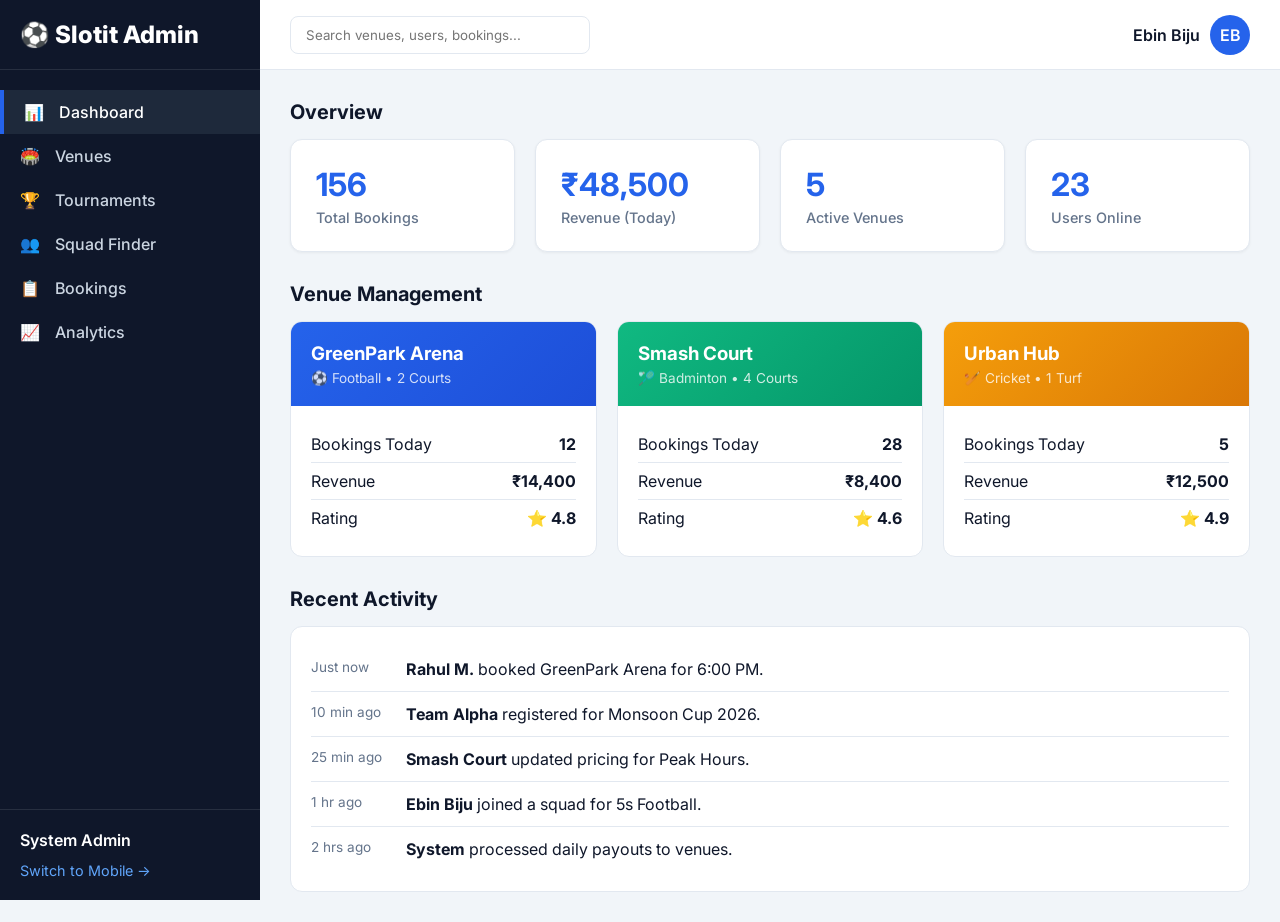
<file: src/main/webapp/web-dashboard.html>
<!DOCTYPE html>
<html lang="en">
<head>
    <meta charset="UTF-8">
    <meta name="viewport" content="width=device-width, initial-scale=1.0">
    <title>Admin Dashboard - Slotit</title>
    <link href='https://fonts.googleapis.com/css2?family=Inter:wght@400;500;600;700;800&display=swap' rel='stylesheet'>
    <style>
        :root {
            --primary: #2563EB; --primary-dark: #1D4ED8; 
            --bg: #F1F5F9; --surface: #FFFFFF;
            --sidebar-bg: #0F172A; --sidebar-hover: #1E293B;
            --text-primary: #0F172A; --text-secondary: #64748B;
            --border: #E2E8F0;
        }
        * { margin: 0; padding: 0; box-sizing: border-box; font-family: 'Inter', sans-serif; }
        body { background-color: var(--bg); color: var(--text-primary); display: flex; min-height: 100vh; }
        
        .sidebar { width: 260px; background-color: var(--sidebar-bg); color: white; position: fixed; height: 100vh; display: flex; flex-direction: column; }
        .logo-area { padding: 20px; font-size: 1.5rem; font-weight: 800; border-bottom: 1px solid rgba(255,255,255,0.1); }
        .nav-links { flex: 1; padding: 20px 0; }
        .nav-link { padding: 12px 20px; display: flex; align-items: center; gap: 15px; color: #cbd5e1; text-decoration: none; font-weight: 500; transition: 0.2s; }
        .nav-link:hover, .nav-link.active { background-color: var(--sidebar-hover); color: white; border-left: 4px solid var(--primary); }
        .user-area { padding: 20px; border-top: 1px solid rgba(255,255,255,0.1); }
        
        .main-content { margin-left: 260px; flex: 1; display: flex; flex-direction: column; }
        .header { background: var(--surface); height: 70px; display: flex; align-items: center; justify-content: space-between; padding: 0 30px; border-bottom: 1px solid var(--border); }
        .search-bar { padding: 10px 15px; border: 1px solid var(--border); border-radius: 8px; width: 300px; outline: none; }
        .user-profile { display: flex; align-items: center; gap: 10px; font-weight: 600; }
        .avatar { width: 40px; height: 40px; border-radius: 50%; background: var(--primary); color: white; display: flex; align-items: center; justify-content: center; }
        
        .content-area { padding: 30px; }
        
        .stats-grid { display: grid; grid-template-columns: repeat(4, 1fr); gap: 20px; margin-bottom: 30px; }
        .stat-card { background: var(--surface); padding: 25px; border-radius: 12px; border: 1px solid var(--border); box-shadow: 0 1px 3px rgba(0,0,0,0.05); }
        .stat-val { font-size: 2rem; font-weight: 700; margin-bottom: 5px; color: var(--primary); }
        .stat-label { color: var(--text-secondary); font-size: 0.9rem; font-weight: 500; }
        
        .section-title { font-size: 1.25rem; font-weight: 700; margin-bottom: 15px; }
        
        .venues-grid { display: grid; grid-template-columns: repeat(3, 1fr); gap: 20px; margin-bottom: 30px; }
        .venue-card { background: var(--surface); border-radius: 12px; border: 1px solid var(--border); overflow: hidden; }
        .v-header { background: linear-gradient(135deg, var(--primary), var(--primary-dark)); color: white; padding: 20px; }
        .v-body { padding: 20px; }
        .v-stat { display: flex; justify-content: space-between; padding: 8px 0; border-bottom: 1px solid var(--border); }
        .v-stat:last-child { border-bottom: none; }
        
        .activity-card { background: var(--surface); border-radius: 12px; border: 1px solid var(--border); padding: 20px; }
        .activity-item { display: flex; gap: 15px; padding: 12px 0; border-bottom: 1px solid var(--border); }
        .activity-item:last-child { border-bottom: none; }
        .a-time { color: var(--text-secondary); font-size: 0.85rem; min-width: 80px; }
    </style>
</head>
<body>
    <div class="sidebar">
        <div class="logo-area">⚽ Slotit Admin</div>
        <div class="nav-links">
            <a href="#" class="nav-link active"><span>📊</span> Dashboard</a>
            <a href="#" class="nav-link"><span>🏟️</span> Venues</a>
            <a href="#" class="nav-link"><span>🏆</span> Tournaments</a>
            <a href="#" class="nav-link"><span>👥</span> Squad Finder</a>
            <a href="#" class="nav-link"><span>📋</span> Bookings</a>
            <a href="#" class="nav-link"><span>📈</span> Analytics</a>
        </div>
        <div class="user-area">
            <div style="margin-bottom: 10px; font-weight: 600;">System Admin</div>
            <a href="home.html" style="color: #60A5FA; text-decoration: none; font-size: 0.9rem;">Switch to Mobile →</a>
        </div>
    </div>

    <div class="main-content">
        <div class="header">
            <input type="text" class="search-bar" placeholder="Search venues, users, bookings...">
            <div class="user-profile">
                <span>Ebin Biju</span>
                <div class="avatar">EB</div>
            </div>
        </div>

        <div class="content-area">
            <h2 class="section-title">Overview</h2>
            
            <div class="stats-grid">
                <div class="stat-card">
                    <div class="stat-val">156</div>
                    <div class="stat-label">Total Bookings</div>
                </div>
                <div class="stat-card">
                    <div class="stat-val">₹48,500</div>
                    <div class="stat-label">Revenue (Today)</div>
                </div>
                <div class="stat-card">
                    <div class="stat-val">5</div>
                    <div class="stat-label">Active Venues</div>
                </div>
                <div class="stat-card">
                    <div class="stat-val">23</div>
                    <div class="stat-label">Users Online</div>
                </div>
            </div>

            <h2 class="section-title">Venue Management</h2>
            <div class="venues-grid">
                <div class="venue-card">
                    <div class="v-header">
                        <h3 style="margin-bottom: 5px;">GreenPark Arena</h3>
                        <div style="font-size: 0.85rem; opacity: 0.8;">⚽ Football • 2 Courts</div>
                    </div>
                    <div class="v-body">
                        <div class="v-stat"><span>Bookings Today</span> <strong>12</strong></div>
                        <div class="v-stat"><span>Revenue</span> <strong>₹14,400</strong></div>
                        <div class="v-stat"><span>Rating</span> <strong>⭐ 4.8</strong></div>
                    </div>
                </div>
                <div class="venue-card">
                    <div class="v-header" style="background: linear-gradient(135deg, #10B981, #059669);">
                        <h3 style="margin-bottom: 5px;">Smash Court</h3>
                        <div style="font-size: 0.85rem; opacity: 0.8;">🏸 Badminton • 4 Courts</div>
                    </div>
                    <div class="v-body">
                        <div class="v-stat"><span>Bookings Today</span> <strong>28</strong></div>
                        <div class="v-stat"><span>Revenue</span> <strong>₹8,400</strong></div>
                        <div class="v-stat"><span>Rating</span> <strong>⭐ 4.6</strong></div>
                    </div>
                </div>
                <div class="venue-card">
                    <div class="v-header" style="background: linear-gradient(135deg, #F59E0B, #D97706);">
                        <h3 style="margin-bottom: 5px;">Urban Hub</h3>
                        <div style="font-size: 0.85rem; opacity: 0.8;">🏏 Cricket • 1 Turf</div>
                    </div>
                    <div class="v-body">
                        <div class="v-stat"><span>Bookings Today</span> <strong>5</strong></div>
                        <div class="v-stat"><span>Revenue</span> <strong>₹12,500</strong></div>
                        <div class="v-stat"><span>Rating</span> <strong>⭐ 4.9</strong></div>
                    </div>
                </div>
            </div>

            <h2 class="section-title">Recent Activity</h2>
            <div class="activity-card">
                <div class="activity-item">
                    <div class="a-time">Just now</div>
                    <div><strong>Rahul M.</strong> booked GreenPark Arena for 6:00 PM.</div>
                </div>
                <div class="activity-item">
                    <div class="a-time">10 min ago</div>
                    <div><strong>Team Alpha</strong> registered for Monsoon Cup 2026.</div>
                </div>
                <div class="activity-item">
                    <div class="a-time">25 min ago</div>
                    <div><strong>Smash Court</strong> updated pricing for Peak Hours.</div>
                </div>
                <div class="activity-item">
                    <div class="a-time">1 hr ago</div>
                    <div><strong>Ebin Biju</strong> joined a squad for 5s Football.</div>
                </div>
                <div class="activity-item">
                    <div class="a-time">2 hrs ago</div>
                    <div><strong>System</strong> processed daily payouts to venues.</div>
                </div>
            </div>
        </div>
    </div>
</body>
</html>
</file>
<file: src/main/webapp/css/styles.css>
:root {
    --primary: #2563EB;
    --primary-dark: #1D4ED8;
    --primary-light: #DBEAFE;
    --accent: #F97316;
    --accent-light: #FFF7ED;
    --success: #059669;
    --success-light: #D1FAE5;
    --warning: #D97706;
    --warning-light: #FEF3C7;
    --error: #DC2626;
    --error-light: #FEE2E2;
    --bg: #F1F5F9;
    --surface: #FFFFFF;
    --text-primary: #0F172A;
    --text-secondary: #64748B;
    --text-muted: #94A3B8;
    --border: #E2E8F0;
    --shadow-sm: 0 1px 2px rgba(0,0,0,0.05);
    --shadow-md: 0 4px 6px -1px rgba(0,0,0,0.07), 0 2px 4px -2px rgba(0,0,0,0.05);
    --shadow-lg: 0 10px 15px -3px rgba(0,0,0,0.08), 0 4px 6px -4px rgba(0,0,0,0.05);
    --radius-sm: 8px;
    --radius-md: 12px;
    --radius-lg: 16px;
    --radius-full: 9999px;
    --nav-height: 68px;
}

*, *::before, *::after {
    box-sizing: border-box;
    margin: 0;
    padding: 0;
    -webkit-tap-highlight-color: transparent;
}

body {
    font-family: 'Inter', -apple-system, BlinkMacSystemFont, 'Segoe UI', Roboto, sans-serif;
    background-color: var(--bg);
    color: var(--text-primary);
    line-height: 1.6;
    font-size: 15px;
    max-width: 480px;
    margin: 0 auto;
    min-height: 100vh;
    position: relative;
    box-shadow: var(--shadow-lg);
    overscroll-behavior-y: none;
}

@media (min-width: 768px) {
    body {
        max-width: 100%;
        box-shadow: none;
    }
}

.card {
    background: var(--surface);
    border-radius: var(--radius-md);
    box-shadow: var(--shadow-md);
    padding: 16px 20px;
    transition: transform 0.2s, box-shadow 0.2s;
}

@media (min-width: 768px) {
    .card:hover {
        transform: translateY(-2px);
        box-shadow: var(--shadow-lg);
    }
}

.btn {
    padding: 12px 24px;
    border-radius: var(--radius-sm);
    font-weight: 600;
    border: none;
    cursor: pointer;
    font-size: 14px;
    transition: all 0.2s;
    font-family: inherit;
    display: inline-flex;
    align-items: center;
    justify-content: center;
    gap: 8px;
}

.btn:active {
    transform: scale(0.97);
}

.btn-primary { background: var(--primary); color: white; }
.btn-primary:hover { background: var(--primary-dark); }
.btn-accent { background: var(--accent); color: white; }
.btn-outline { background: transparent; border: 1.5px solid var(--primary); color: var(--primary); }
.btn-danger { background: var(--error); color: white; }
.btn-success { background: var(--success); color: white; }
.btn-block { width: 100%; display: flex; }
.btn-sm { padding: 8px 16px; font-size: 13px; }
.btn-lg { padding: 14px 32px; font-size: 16px; }

.input-group { margin-bottom: 16px; text-align: left; }
.input-group label {
    display: block;
    font-size: 13px;
    font-weight: 600;
    color: var(--text-secondary);
    margin-bottom: 6px;
    text-transform: uppercase;
    letter-spacing: 0.5px;
}
.input-field {
    width: 100%;
    padding: 12px 16px;
    border: 1.5px solid var(--border);
    border-radius: var(--radius-sm);
    font-size: 15px;
    font-family: inherit;
    transition: border-color 0.2s, box-shadow 0.2s;
    outline: none;
    background: white;
}
.input-field:focus {
    border-color: var(--primary);
    box-shadow: 0 0 0 3px var(--primary-light);
}

.badge {
    padding: 4px 8px;
    border-radius: var(--radius-sm);
    font-size: 12px;
    font-weight: 600;
    display: inline-block;
}
.badge-primary { background: var(--primary-light); color: var(--primary-dark); }
.badge-accent { background: var(--accent-light); color: var(--accent); }
.badge-success { background: var(--success-light); color: var(--success); }
.badge-warning { background: var(--warning-light); color: var(--warning); }
.badge-error { background: var(--error-light); color: var(--error); }
.badge-live { background: var(--error); color: white; animation: pulse 2s infinite; }

.top-bar {
    height: 56px;
    background: white;
    border-bottom: 1px solid var(--border);
    display: flex;
    align-items: center;
    padding: 0 16px;
    position: sticky;
    top: 0;
    z-index: 100;
}
.top-bar-title {
    font-weight: 700;
    font-size: 18px;
    flex: 1;
}
.back-btn {
    width: 36px;
    height: 36px;
    border-radius: var(--radius-full);
    border: none;
    background: transparent;
    cursor: pointer;
    font-size: 18px;
    display: flex;
    align-items: center;
    justify-content: center;
}
.back-btn:hover { background: var(--bg); }

.bottom-nav {
    position: fixed;
    bottom: 0;
    left: 0;
    right: 0;
    transform: none;
    width: 100%;
    max-width: 100%;
    height: var(--nav-height);
    background: white;
    border-top: 1px solid var(--border);
    display: flex;
    justify-content: space-around;
    align-items: center;
    z-index: 1000;
    box-shadow: 0 -2px 10px rgba(0,0,0,0.06);
}
.nav-item {
    display: flex;
    flex-direction: column;
    align-items: center;
    justify-content: center;
    text-decoration: none;
    color: var(--text-muted);
    font-size: 12px;
    font-weight: 500;
    gap: 4px;
    flex: 1;
    height: 100%;
    transition: color 0.2s;
}
.nav-item.active {
    color: var(--primary);
    font-weight: 700;
}
.nav-icon { font-size: 22px; line-height: 1; }

.desktop-header { display: none; }
@media (min-width: 768px) {
    .desktop-header {
        display: flex;
        height: 64px;
        background: white;
        border-bottom: 1px solid var(--border);
        align-items: center;
        padding: 0 32px;
        justify-content: space-between;
        position: sticky;
        top: 0;
        z-index: 100;
    }
    .desktop-nav {
        display: flex;
        gap: 32px;
        align-items: center;
    }
    .desktop-nav a {
        text-decoration: none;
        color: var(--text-secondary);
        font-weight: 500;
        font-size: 15px;
        padding: 8px 0;
        border-bottom: 2px solid transparent;
        transition: all 0.2s;
    }
    .desktop-nav a.active, .desktop-nav a:hover {
        color: var(--primary);
        border-bottom-color: var(--primary);
    }
}

.page-content {
    padding: 16px 16px calc(var(--nav-height) + 20px);
}
@media (min-width: 768px) {
    .page-content {
        padding: 24px 32px calc(var(--nav-height) + 24px);
        max-width: 1200px;
        margin: 0 auto;
    }
}

.flex { display: flex; }
.flex-col { flex-direction: column; }
.items-center { align-items: center; }
.justify-between { justify-content: space-between; }
.justify-center { justify-content: center; }
.gap-8 { gap: 8px; }
.gap-12 { gap: 12px; }
.gap-16 { gap: 16px; }
.text-center { text-align: center; }
.text-sm { font-size: 13px; }
.text-xs { font-size: 11px; }
.text-muted { color: var(--text-muted); }
.text-secondary { color: var(--text-secondary); }
.fw-600 { font-weight: 600; }
.fw-700 { font-weight: 700; }
.mt-8 { margin-top: 8px; }
.mt-16 { margin-top: 16px; }
.mt-24 { margin-top: 24px; }
.mb-8 { margin-bottom: 8px; }
.mb-16 { margin-bottom: 16px; }
.w-full { width: 100%; }

.grid-2 { display: grid; grid-template-columns: repeat(2, 1fr); gap: 12px; }
.grid-3 { display: grid; grid-template-columns: repeat(3, 1fr); gap: 12px; }
@media (min-width: 768px) {
    .grid-2-desktop { grid-template-columns: repeat(2, 1fr); }
    .grid-3-desktop { grid-template-columns: repeat(3, 1fr); }
    .grid-4-desktop { grid-template-columns: repeat(4, 1fr); }
}

@keyframes fadeInUp {
    from { opacity: 0; transform: translateY(12px); }
    to { opacity: 1; transform: translateY(0); }
}
@keyframes pulse {
    0%, 100% { opacity: 1; }
    50% { opacity: 0.5; }
}
@keyframes spin {
    to { transform: rotate(360deg); }
}
@keyframes slideIn {
    from { transform: translateX(100%); }
    to { transform: translateX(0); }
}
.animate-in { animation: fadeInUp 0.4s ease forwards; }
.pulse { animation: pulse 2s infinite; }

.toast-container {
    position: fixed;
    top: 16px;
    left: 50%;
    transform: translateX(-50%);
    z-index: 10000;
    display: flex;
    flex-direction: column;
    gap: 8px;
}
.toast {
    padding: 12px 20px;
    border-radius: var(--radius-sm);
    font-size: 14px;
    font-weight: 500;
    animation: fadeInUp 0.3s ease;
    box-shadow: var(--shadow-lg);
    min-width: 280px;
    transition: all 0.3s ease;
}
.toast-success { background: var(--success); color: white; }
.toast-error { background: var(--error); color: white; }
.toast-info { background: var(--primary); color: white; }

.spinner {
    width: 24px;
    height: 24px;
    border: 3px solid var(--border);
    border-top-color: var(--primary);
    border-radius: 50%;
    animation: spin 0.6s linear infinite;
    display: inline-block;
}

.gradient-primary { background: linear-gradient(135deg, #2563EB 0%, #7C3AED 100%); }
.gradient-accent { background: linear-gradient(135deg, #F97316 0%, #EF4444 100%); }
.gradient-success { background: linear-gradient(135deg, #059669 0%, #2563EB 100%); }

.weather-card {
    padding: 12px 16px;
    border-radius: var(--radius-sm);
    display: flex;
    align-items: center;
    gap: 12px;
}
.weather-sunny { background: var(--success-light); border-left: 4px solid var(--success); }
.weather-rainy { background: var(--warning-light); border-left: 4px solid var(--warning); }
.weather-indoor { background: var(--primary-light); border-left: 4px solid var(--primary); }

.slot-card {
    padding: 12px 16px;
    border-radius: var(--radius-sm);
    background: white;
    border: 1.5px solid var(--border);
    cursor: pointer;
    transition: all 0.2s;
}
.slot-card:hover { border-color: var(--primary-light); }
.slot-card.selected { border-color: var(--primary); background: var(--primary-light); }
.slot-card.booked { opacity: 0.5; cursor: not-allowed; background: #F8FAFC; }
.slot-card.peak { border-left: 4px solid var(--accent); }
.slot-card.available { border-left: 4px solid var(--success); }
</file>
